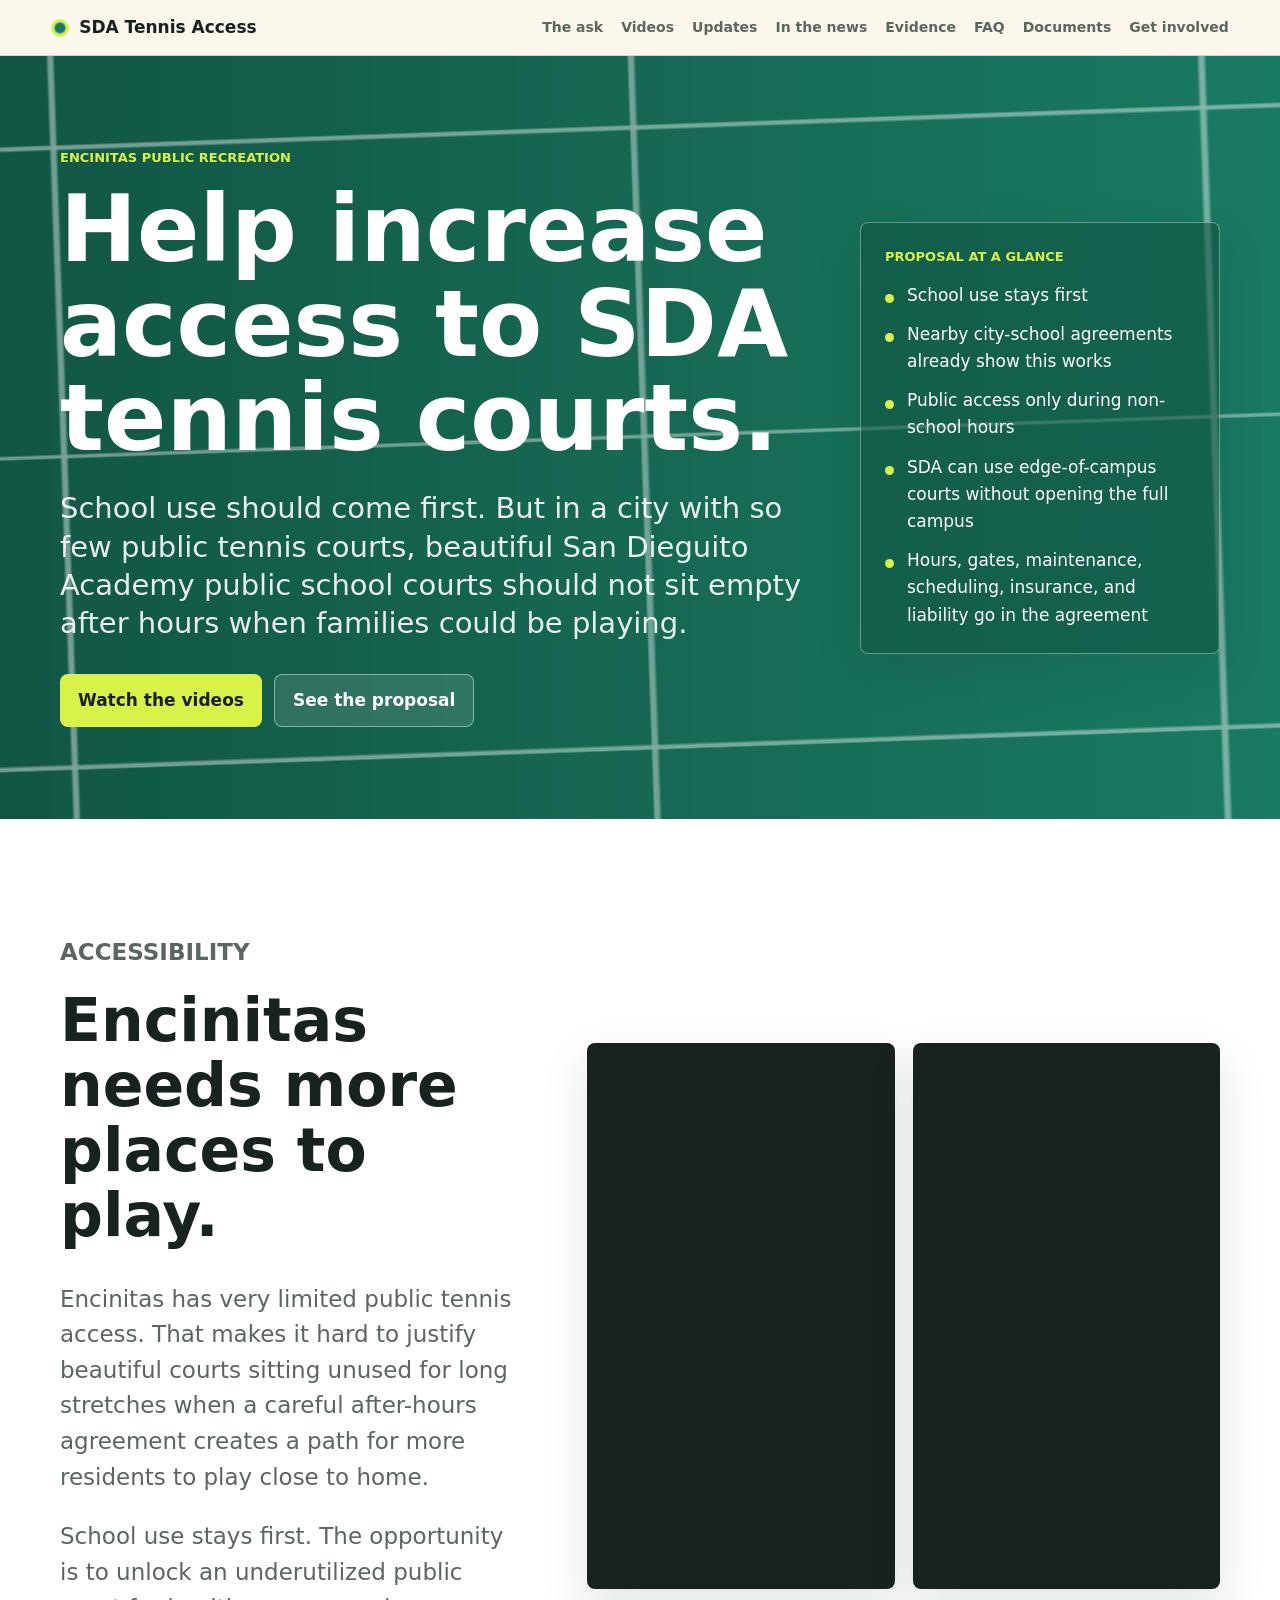
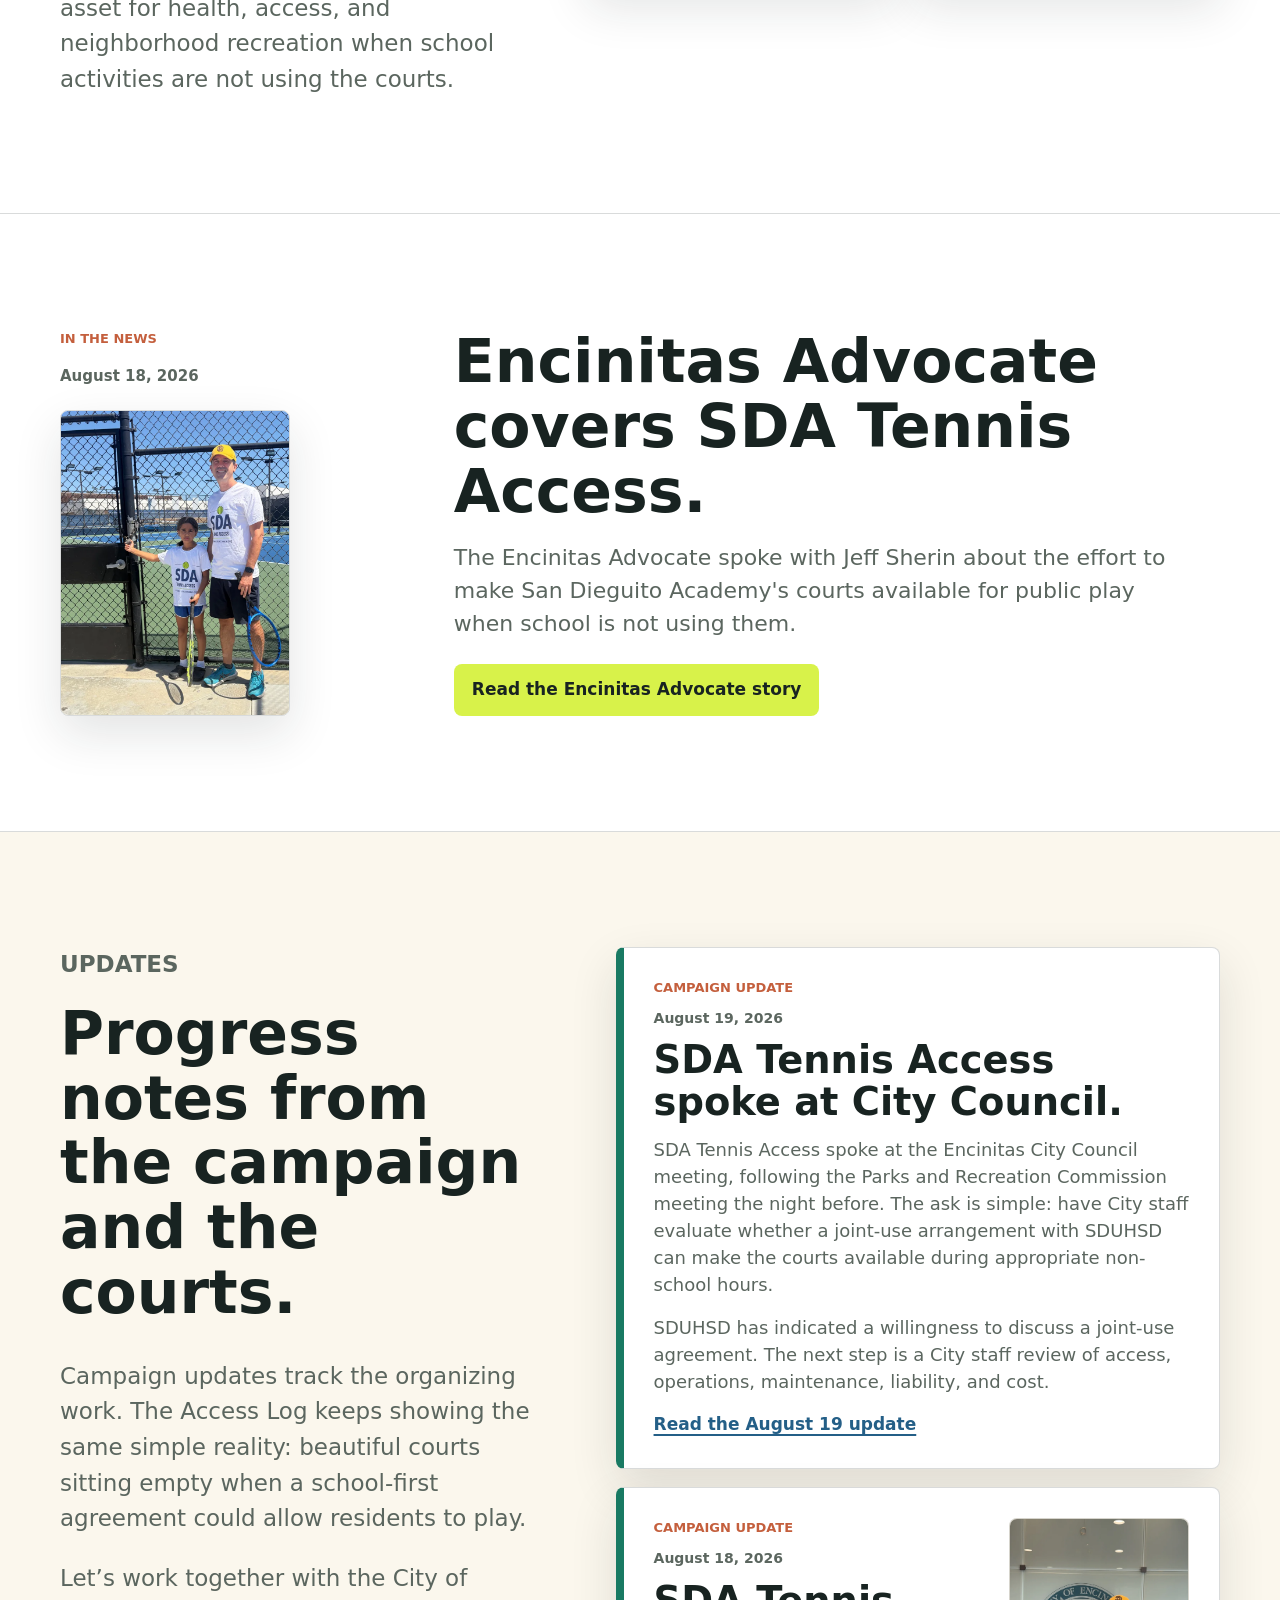
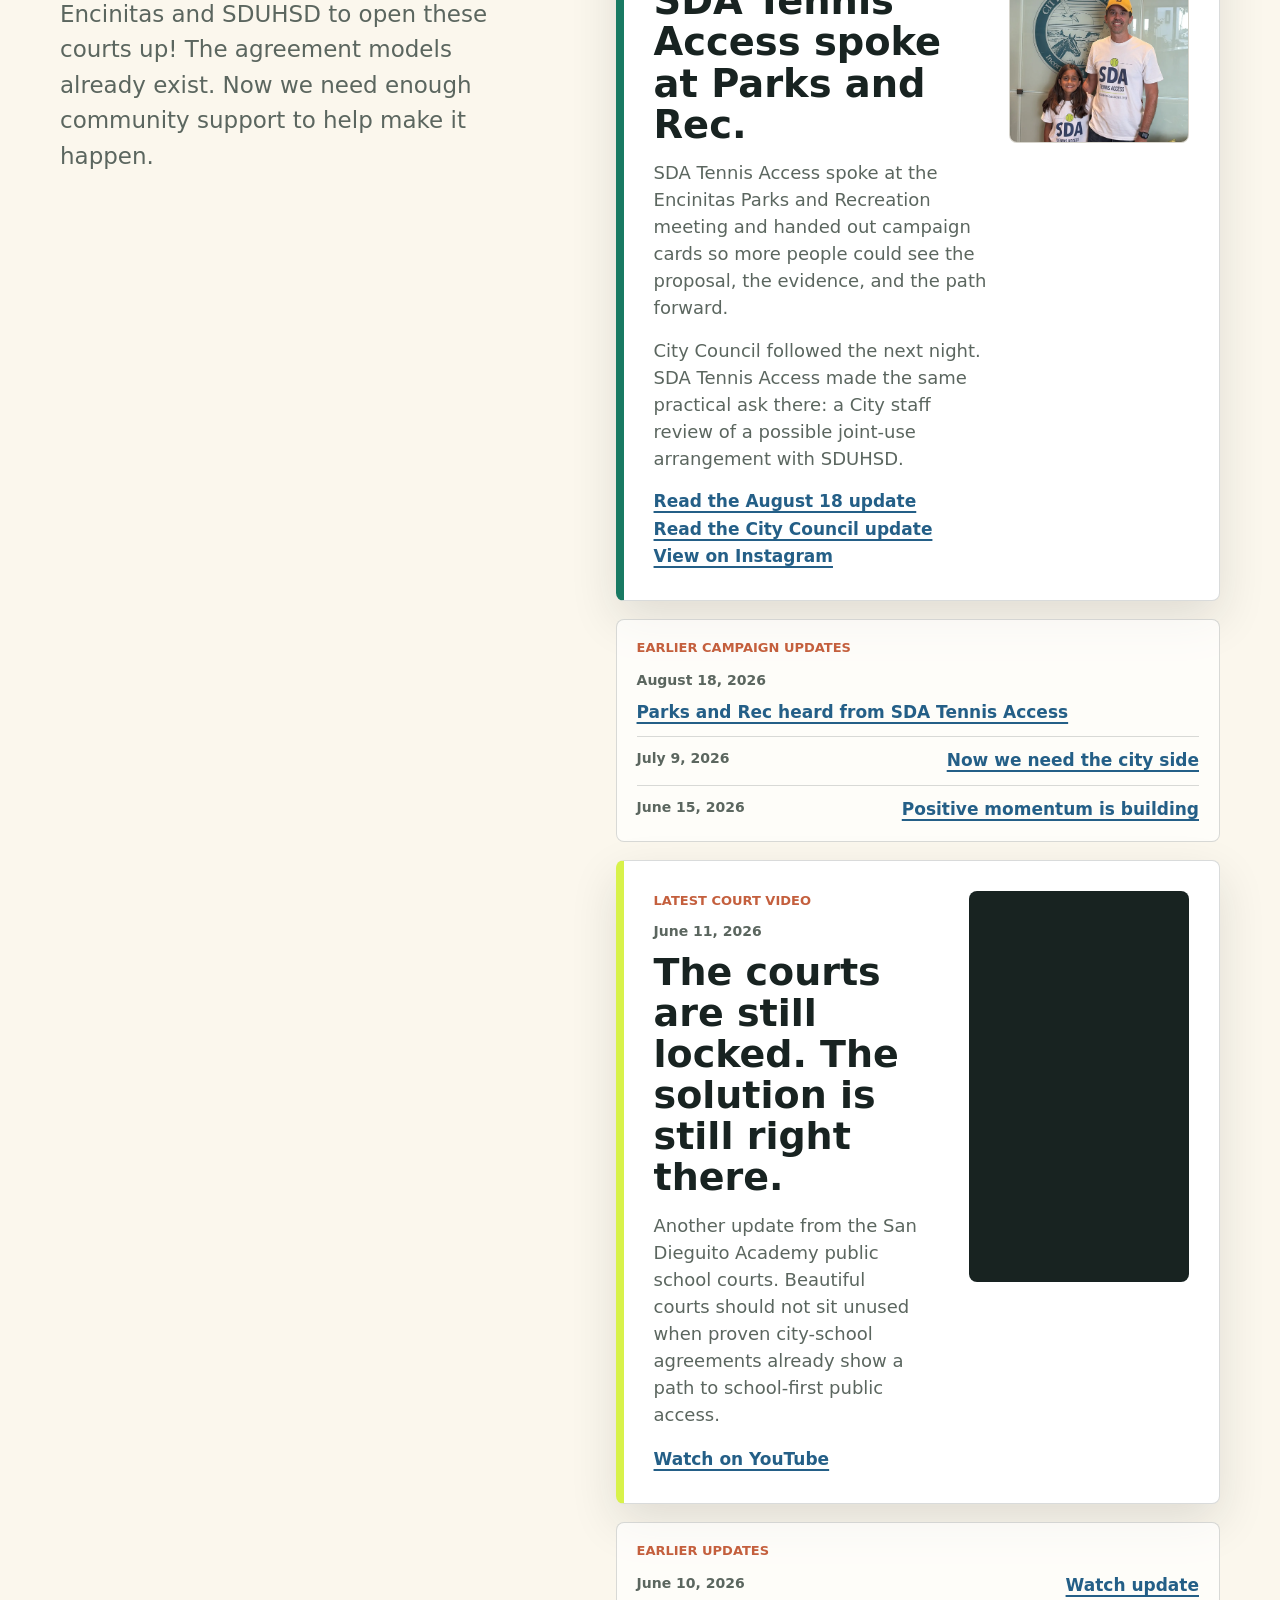
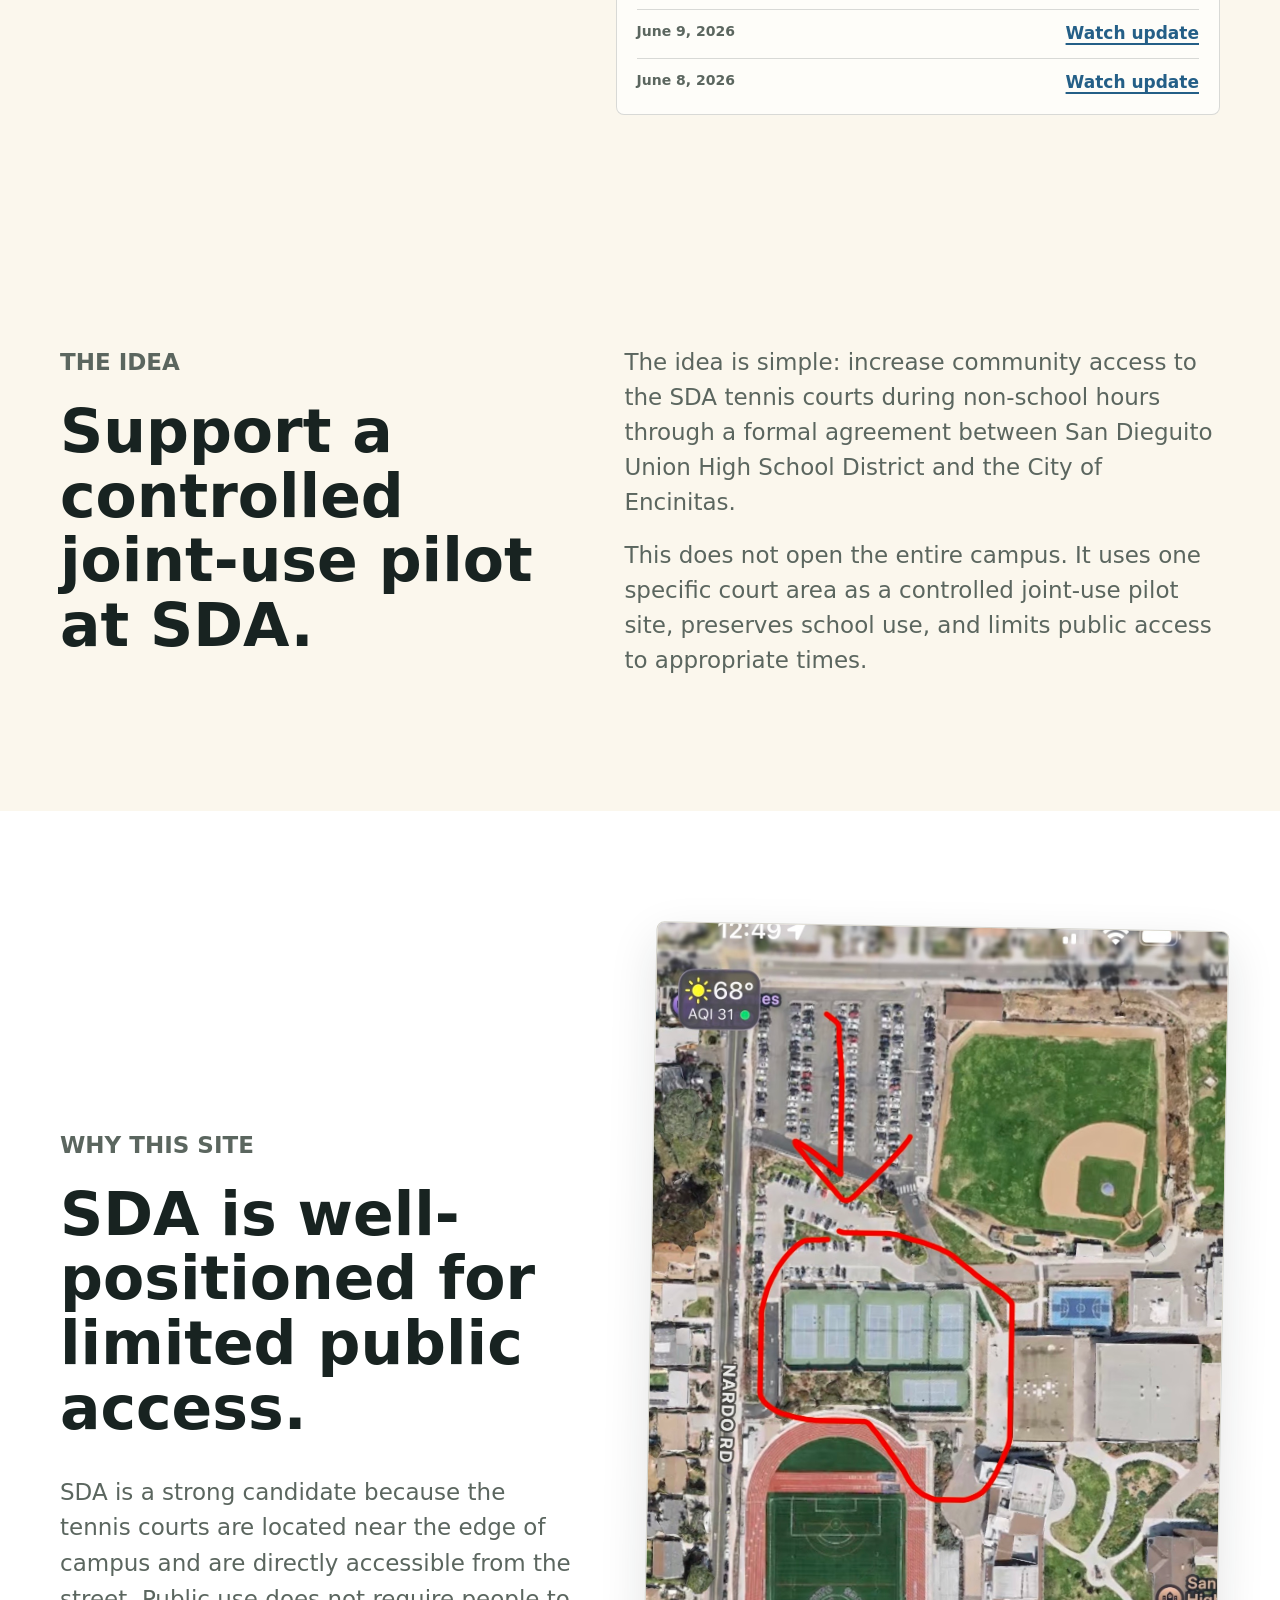
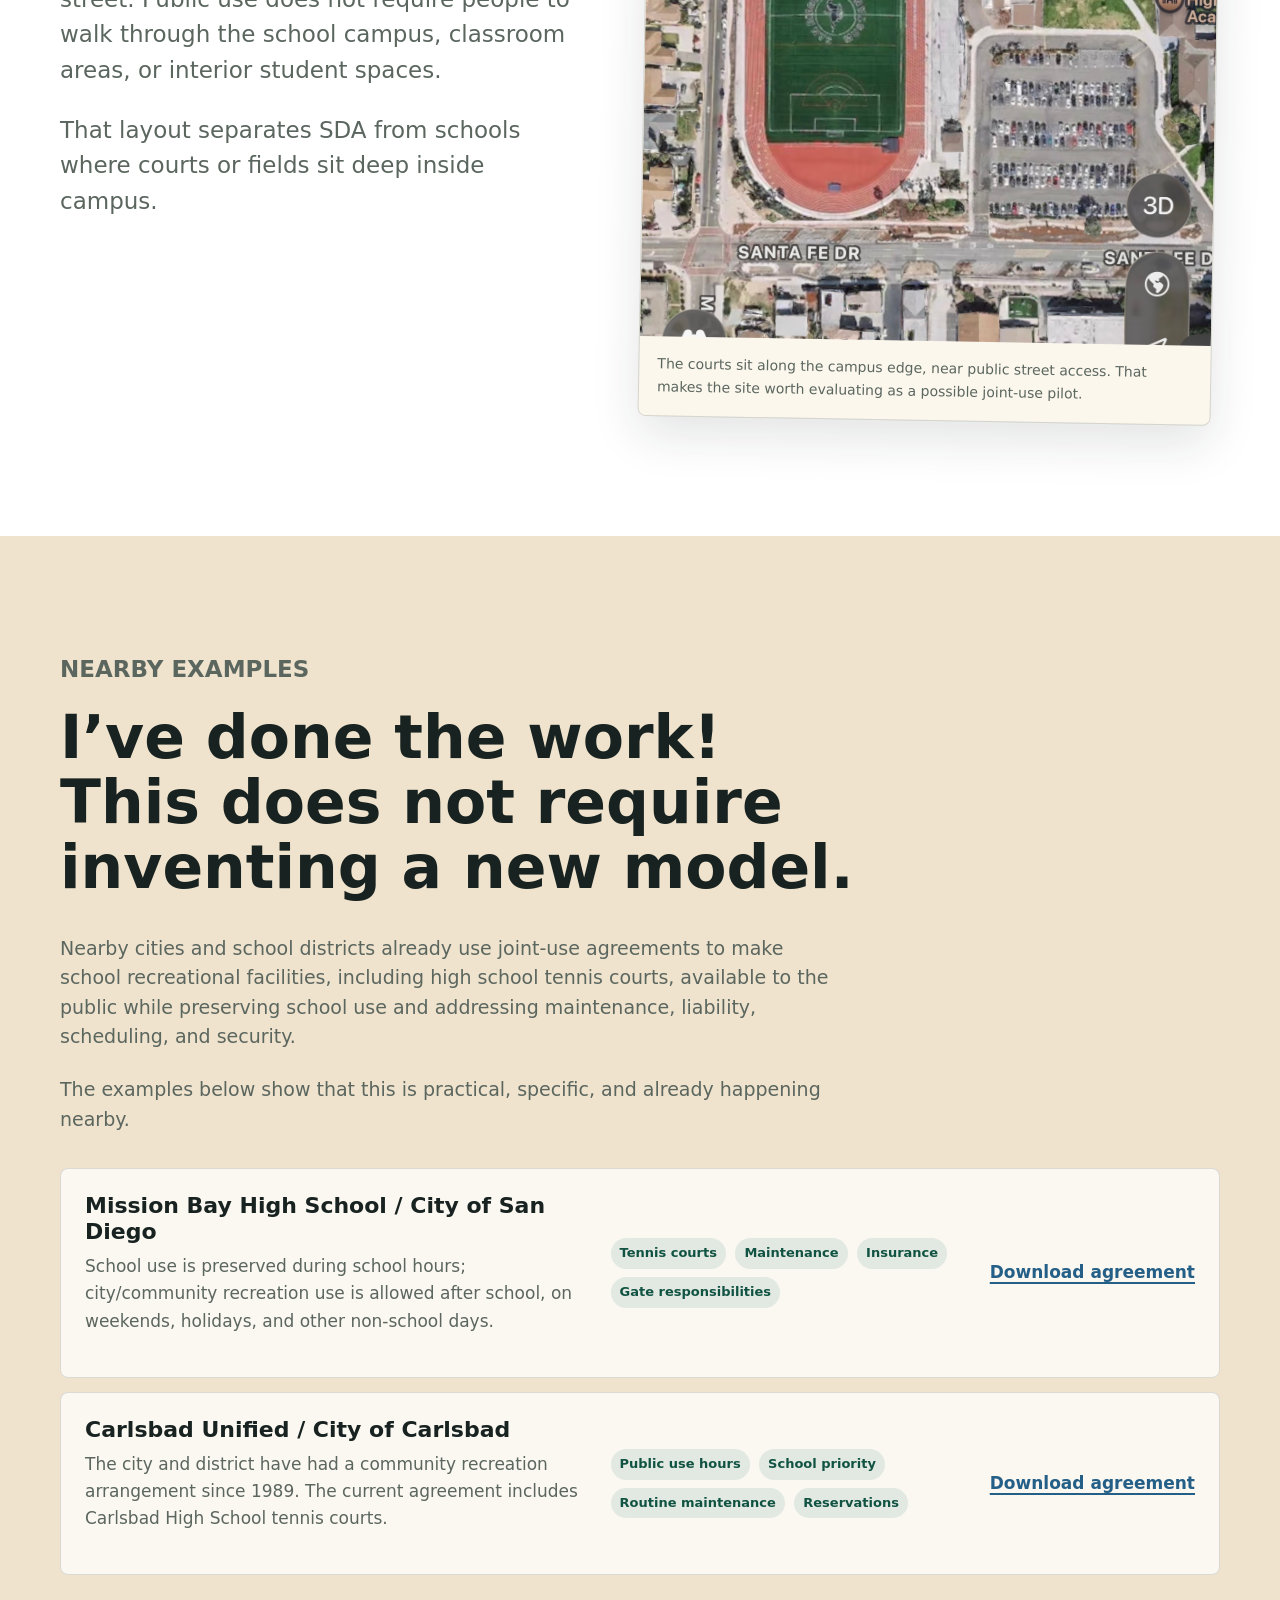
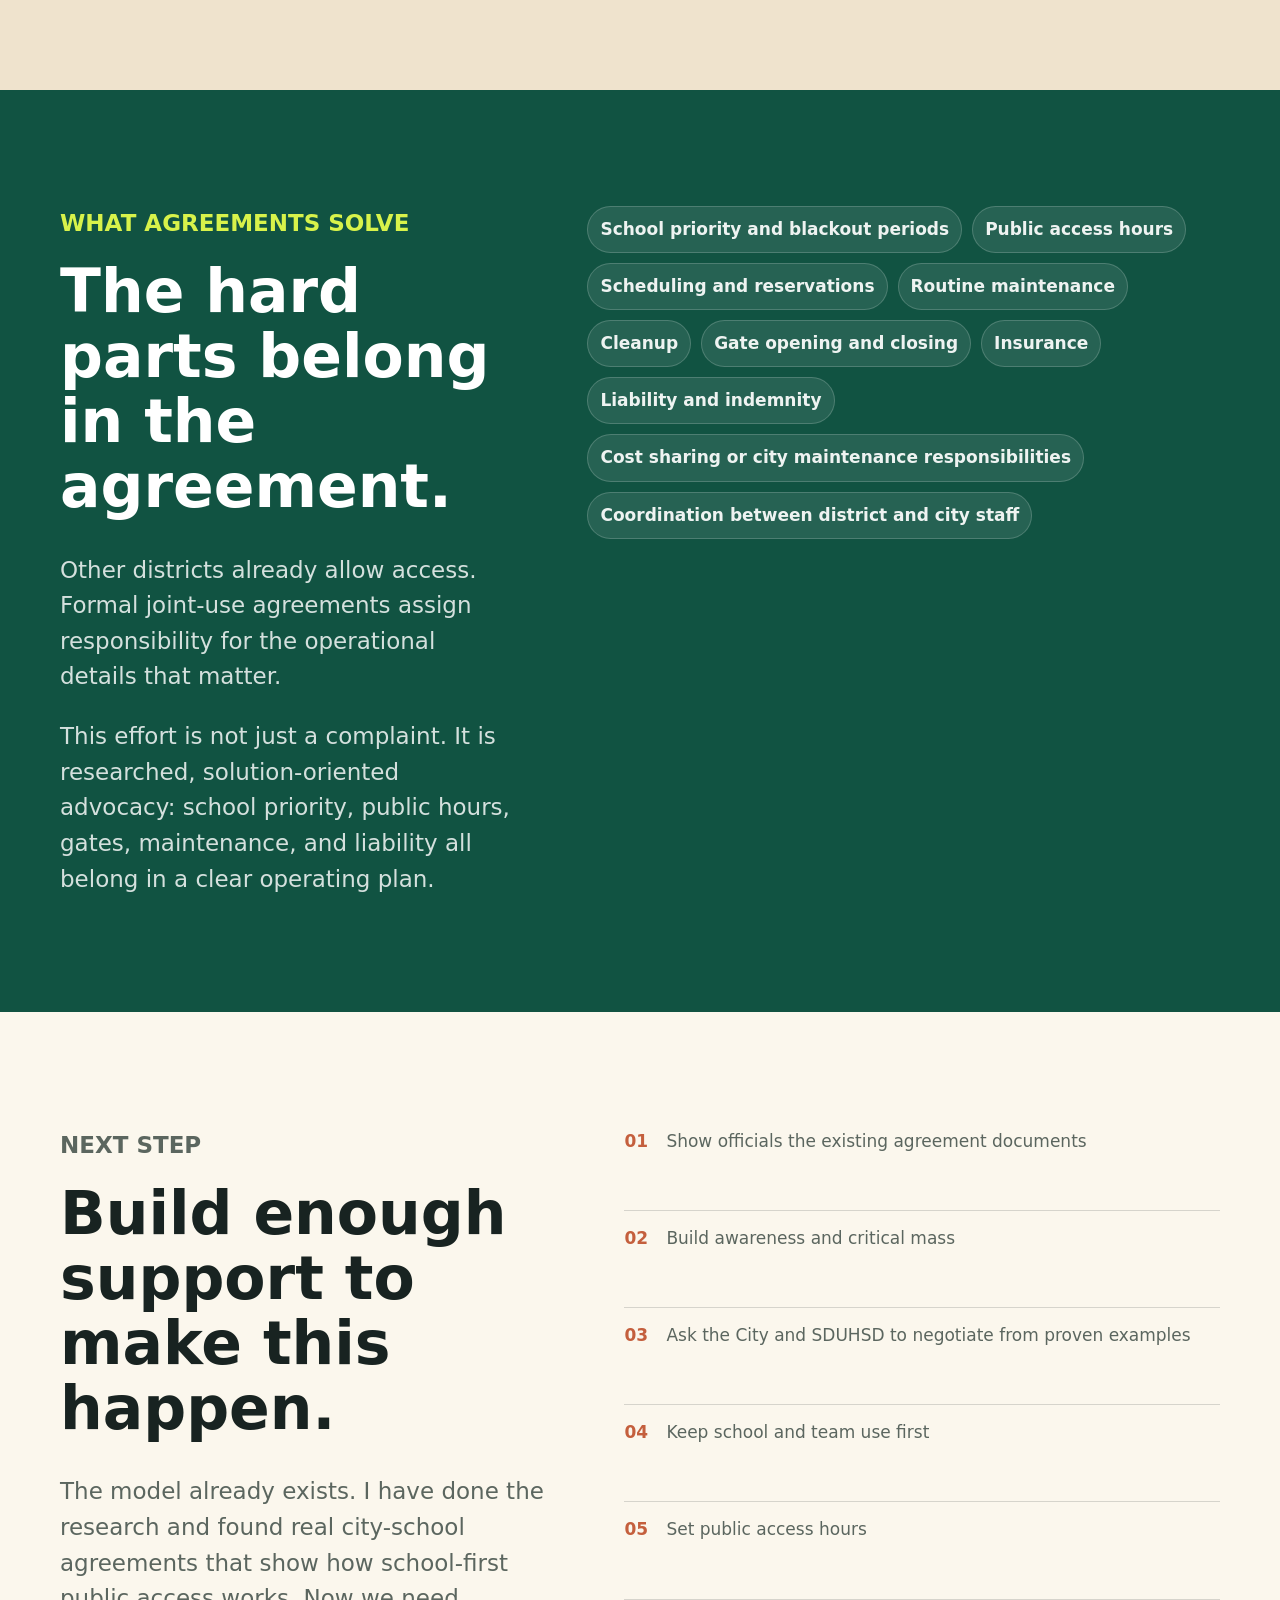
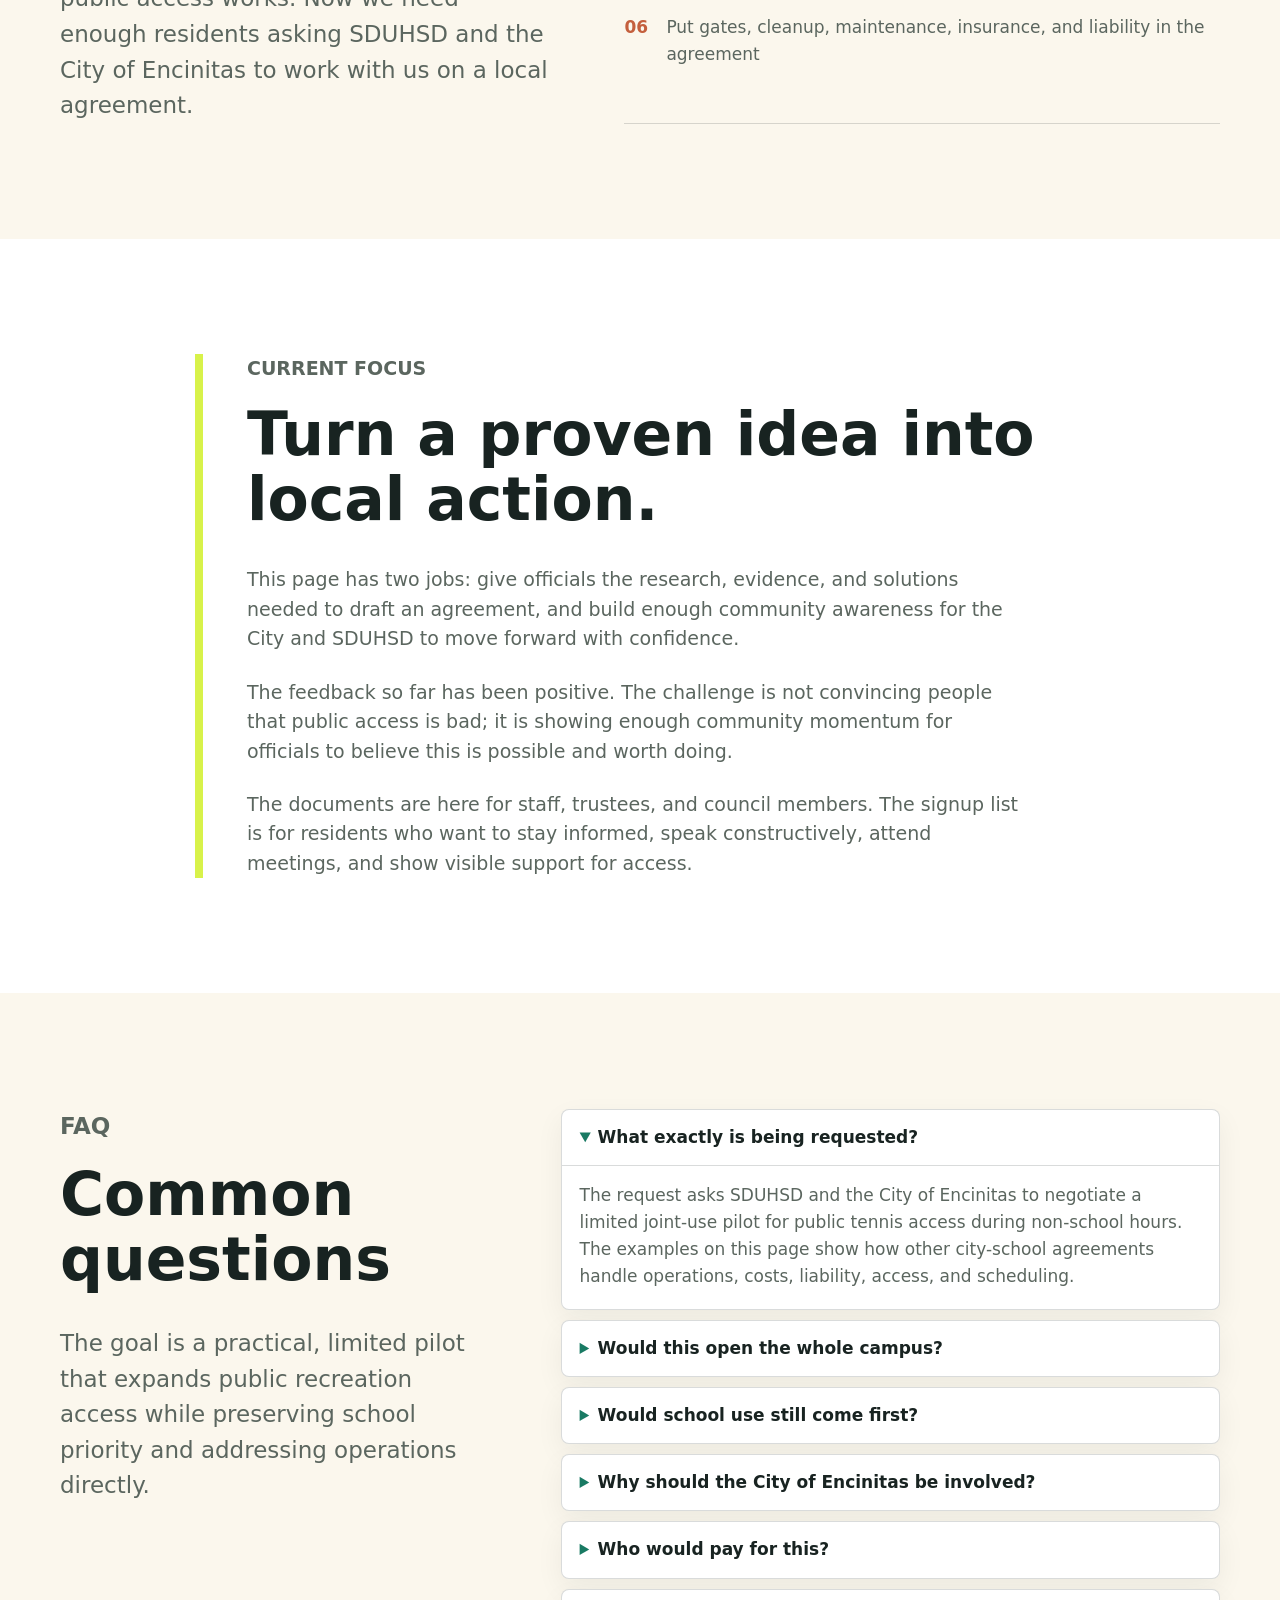
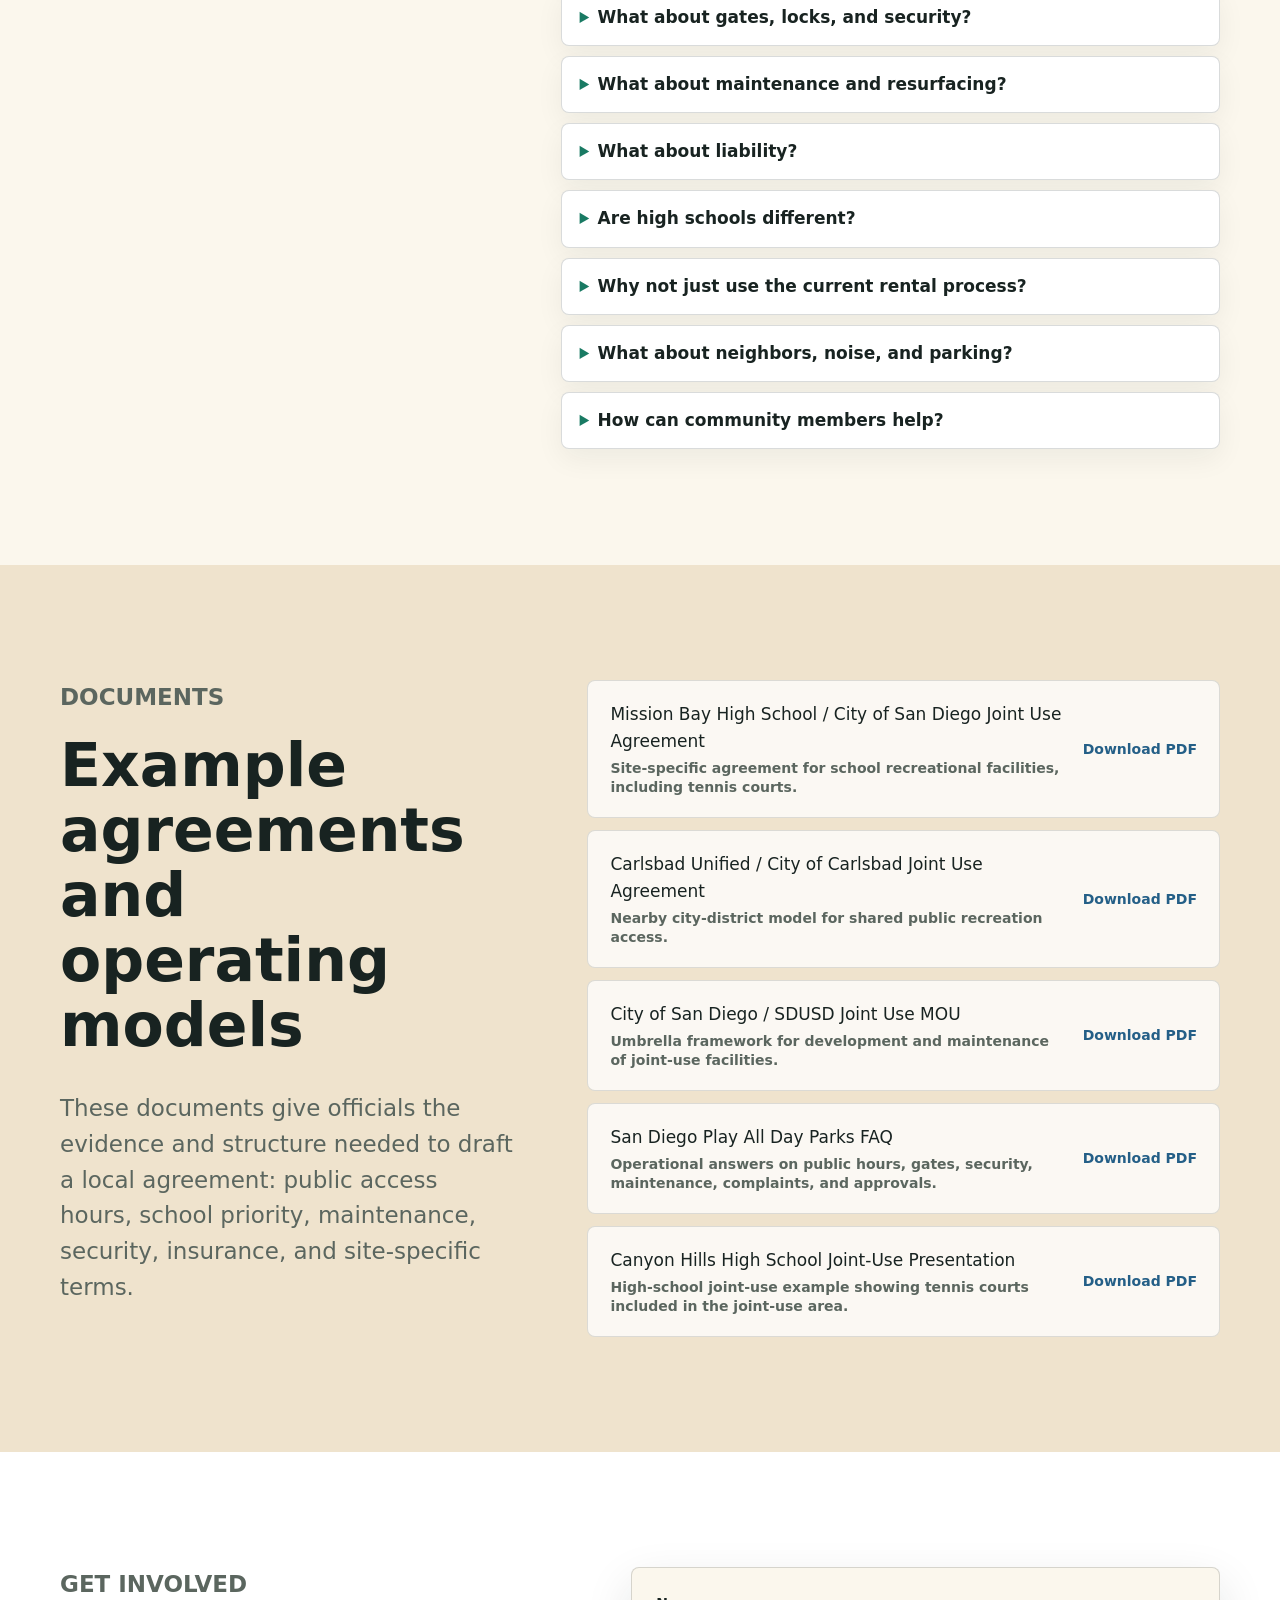
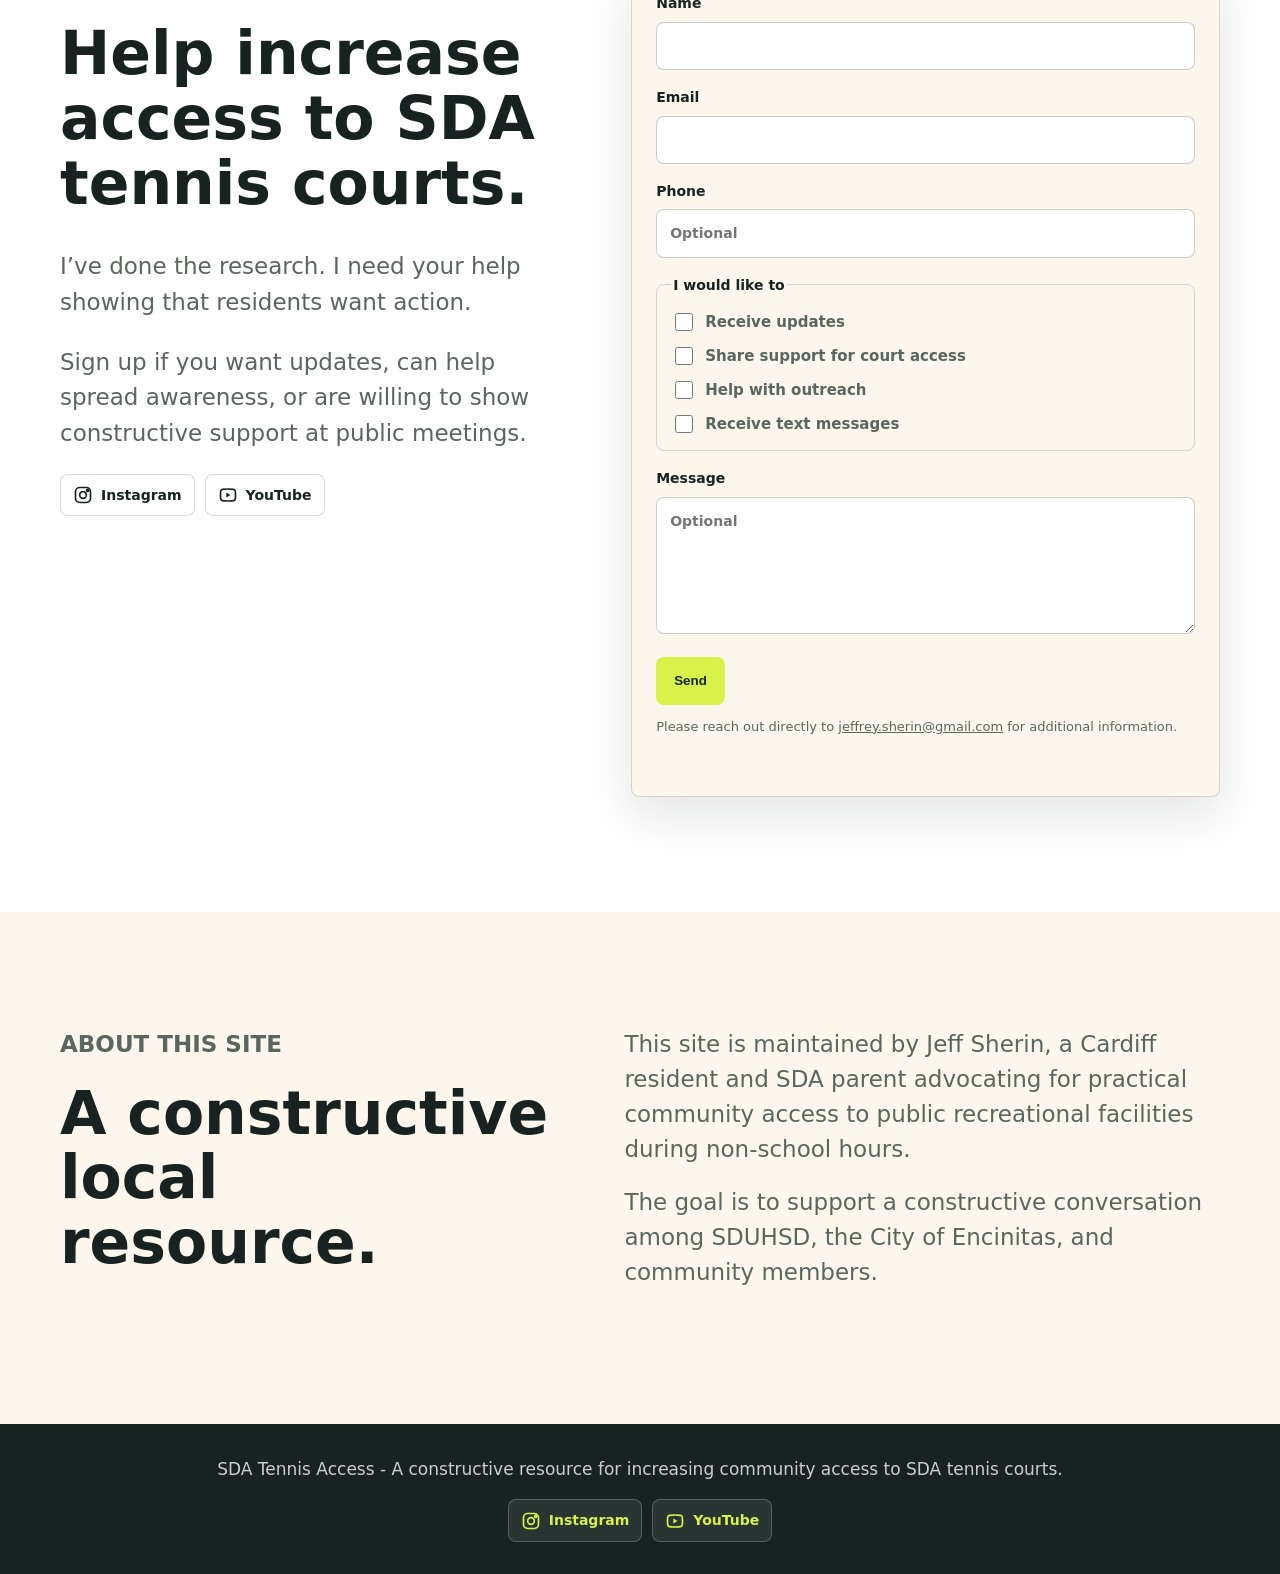
<file: index.html>
<!doctype html>
<html lang="en">
<head>
  <meta charset="utf-8">
  <meta name="viewport" content="width=device-width, initial-scale=1">
  <title>SDA Tennis Access</title>
  <meta name="description" content="Help increase community access to San Dieguito Academy tennis courts through a practical joint-use model.">
  <meta property="og:title" content="SDA Tennis Access">
  <meta property="og:description" content="Help increase community access to San Dieguito Academy tennis courts through a practical joint-use model.">
  <meta property="og:image" content="https://sdatennisaccess.org/images/og-social.png?v=20260612">
  <meta property="og:image:secure_url" content="https://sdatennisaccess.org/images/og-social.png?v=20260612">
  <meta property="og:image:type" content="image/png">
  <meta property="og:image:width" content="1200">
  <meta property="og:image:height" content="630">
  <meta property="og:url" content="https://sdatennisaccess.org/">
  <meta property="og:type" content="website">
  <meta name="twitter:card" content="summary_large_image">
  <meta name="twitter:title" content="SDA Tennis Access">
  <meta name="twitter:description" content="Help increase community access to San Dieguito Academy tennis courts through a practical joint-use model.">
  <meta name="twitter:image" content="https://sdatennisaccess.org/images/og-social.png?v=20260612">
  <!-- Google tag (gtag.js) -->
  <script async src="https://www.googletagmanager.com/gtag/js?id=G-CEEJ8RYQ07"></script>
  <script>
    window.dataLayer = window.dataLayer || [];
    function gtag(){dataLayer.push(arguments);}
    gtag('js', new Date());
    gtag('config', 'G-CEEJ8RYQ07');
  </script>
  <link rel="stylesheet" href="style.css?v=20260820-news-image">
</head>
<body>
  <header class="site-header">
    <a class="brand" href="#top" aria-label="SDA Tennis Access home">
      <span class="brand-mark" aria-hidden="true"></span>
      <span>SDA Tennis Access</span>
    </a>
    <nav class="site-nav" aria-label="Primary navigation">
      <a href="#idea">The ask</a>
      <a href="#accessibility">Videos</a>
      <a href="#access-log">Updates</a>
      <a href="#in-the-news">In the news</a>
      <a href="#models">Evidence</a>
      <a href="#faq">FAQ</a>
      <a href="#documents">Documents</a>
      <a href="#get-involved">Get involved</a>
    </nav>
  </header>

  <main id="top">
    <section class="hero">
      <div class="court-lines" aria-hidden="true"></div>
      <div class="hero-inner">
        <div class="hero-copy">
          <p class="eyebrow">Encinitas public recreation</p>
          <h1>Help increase access to SDA tennis courts.</h1>
          <p class="tagline">
            School use should come first. But in a city with so few public tennis courts, beautiful San Dieguito Academy public school courts should not sit empty after hours when families could be playing.
          </p>
          <div class="actions" aria-label="Primary actions">
            <a class="button primary" href="#accessibility">Watch the videos</a>
            <a class="button secondary" href="#idea">See the proposal</a>
          </div>
        </div>

        <aside class="proposal-panel" aria-label="Proposal at a glance">
          <p class="panel-label">Proposal at a glance</p>
          <ul>
            <li>School use stays first</li>
            <li>Nearby city-school agreements already show this works</li>
            <li>Public access only during non-school hours</li>
            <li>SDA can use edge-of-campus courts without opening the full campus</li>
            <li>Hours, gates, maintenance, scheduling, insurance, and liability go in the agreement</li>
          </ul>
        </aside>
      </div>
    </section>

    <section id="accessibility" class="section accessibility-section">
      <div class="section-inner accessibility-grid">
        <div class="section-copy">
          <p class="section-kicker">Accessibility</p>
          <h2>Encinitas needs more places to play.</h2>
          <p>
            Encinitas has very limited public tennis access. That makes it hard to justify beautiful courts sitting unused for long stretches when a careful after-hours agreement creates a path for more residents to play close to home.
          </p>
          <p>
            School use stays first. The opportunity is to unlock an underutilized public asset for health, access, and neighborhood recreation when school activities are not using the courts.
          </p>
        </div>

        <div class="shorts-grid" aria-label="SDA Tennis Access videos">
          <div class="short-video">
            <iframe
              src="https://www.youtube.com/embed/0h0Ffg-58sg"
              title="SDA Tennis Access video: community tennis access"
              loading="lazy"
              allow="accelerometer; autoplay; clipboard-write; encrypted-media; gyroscope; picture-in-picture; web-share"
              allowfullscreen>
            </iframe>
          </div>
          <div class="short-video">
            <iframe
              src="https://www.youtube.com/embed/ZAx4RShelVg"
              title="SDA Tennis Access video: after-hours court access"
              loading="lazy"
              allow="accelerometer; autoplay; clipboard-write; encrypted-media; gyroscope; picture-in-picture; web-share"
              allowfullscreen>
            </iframe>
          </div>
        </div>
      </div>
    </section>

    <section id="in-the-news" class="section news-section">
      <div class="section-inner news-layout">
        <div class="news-meta">
          <p class="section-kicker">In the news</p>
          <p class="news-date"><time datetime="2026-08-18">August 18, 2026</time></p>
          <a class="news-thumbnail" href="https://www.sandiegouniontribune.com/2026/08/18/local-aims-to-open-up-san-dieguitos-tennis-courts-for-public-use/" target="_blank" rel="noopener noreferrer" aria-label="Read the Encinitas Advocate story">
            <img src="images/encinitas-advocate-2026-08-18.png" alt="Jeff Sherin and his daughter standing outside the locked San Dieguito Academy tennis courts">
          </a>
        </div>
        <div class="news-copy">
          <h2>Encinitas Advocate covers SDA Tennis Access.</h2>
          <p>
            The Encinitas Advocate spoke with Jeff Sherin about the effort to make San Dieguito Academy's courts available for public play when school is not using them.
          </p>
          <a class="button primary" href="https://www.sandiegouniontribune.com/2026/08/18/local-aims-to-open-up-san-dieguitos-tennis-courts-for-public-use/" target="_blank" rel="noopener noreferrer">Read the Encinitas Advocate story</a>
        </div>
      </div>
    </section>

    <section id="access-log" class="section access-log-section">
      <div class="section-inner access-log-grid">
        <div class="section-copy">
          <p class="section-kicker">Updates</p>
          <h2>Progress notes from the campaign and the courts.</h2>
          <p>
            Campaign updates track the organizing work. The Access Log keeps showing the same simple reality: beautiful courts sitting empty when a school-first agreement could allow residents to play.
          </p>
          <p>
            Let’s work together with the City of Encinitas and SDUHSD to open these courts up! The agreement models already exist. Now we need enough community support to help make it happen.
          </p>
        </div>

        <div class="update-stack">
          <article class="campaign-update-card council-update-card" aria-labelledby="city-council-update-title">
            <div class="campaign-update-copy">
              <p class="update-label">Campaign update</p>
              <time datetime="2026-08-19">August 19, 2026</time>
              <h3 id="city-council-update-title">SDA Tennis Access spoke at City Council.</h3>
              <p>
                SDA Tennis Access spoke at the Encinitas City Council meeting, following the Parks and Recreation Commission meeting the night before. The ask is simple: have City staff evaluate whether a joint-use arrangement with SDUHSD can make the courts available during appropriate non-school hours.
              </p>
              <p>
                SDUHSD has indicated a willingness to discuss a joint-use agreement. The next step is a City staff review of access, operations, maintenance, liability, and cost.
              </p>
              <a class="text-link" href="updates/2026-08-19.html">Read the August 19 update</a>
            </div>
          </article>

          <article class="campaign-update-card" aria-labelledby="campaign-update-title">
            <div class="campaign-update-copy">
              <p class="update-label">Campaign update</p>
              <time datetime="2026-08-18">August 18, 2026</time>
              <h3 id="campaign-update-title">SDA Tennis Access spoke at Parks and Rec.</h3>
              <p>
                SDA Tennis Access spoke at the Encinitas Parks and Recreation meeting and handed out campaign cards so more people could see the proposal, the evidence, and the path forward.
              </p>
              <p>
                City Council followed the next night. SDA Tennis Access made the same practical ask there: a City staff review of a possible joint-use arrangement with SDUHSD.
              </p>
              <a class="text-link" href="updates/2026-08-18.html">Read the August 18 update</a>
              <a class="text-link" href="updates/2026-08-19.html">Read the City Council update</a>
              <a class="text-link" href="https://www.instagram.com/p/DcM-NNpzwn5/?igsi=NTc4MTIwNjQ2YQ==" target="_blank" rel="noopener noreferrer">View on Instagram</a>
            </div>
            <a class="campaign-update-photo" href="updates/2026-08-18.html" aria-label="Read the August 18 update">
              <img src="images/parks-rec-2026-08-18.webp" alt="Jeff Sherin and his daughter wearing SDA Tennis Access shirts at Encinitas City Hall">
            </a>
          </article>

          <div class="update-history" aria-label="Earlier campaign updates">
            <p class="update-label">Earlier campaign updates</p>
            <ul>
              <li>
                <time datetime="2026-08-18">August 18, 2026</time>
                <a href="updates/2026-08-18.html">Parks and Rec heard from SDA Tennis Access</a>
              </li>
              <li>
                <time datetime="2026-07-09">July 9, 2026</time>
                <a href="updates/2026-07-09.html">Now we need the city side</a>
              </li>
              <li>
                <time datetime="2026-06-15">June 15, 2026</time>
                <a href="updates/2026-06-15.html">Positive momentum is building</a>
              </li>
            </ul>
          </div>

          <article class="latest-update" aria-labelledby="latest-update-title">
            <div class="latest-update-copy">
              <p class="update-label">Latest court video</p>
              <time datetime="2026-06-11">June 11, 2026</time>
              <h3 id="latest-update-title">The courts are still locked. The solution is still right there.</h3>
              <p>
                Another update from the San Dieguito Academy public school courts. Beautiful courts should not sit unused when proven city-school agreements already show a path to school-first public access.
              </p>
              <a class="text-link" href="https://youtube.com/shorts/gZdy-tXZK88" target="_blank" rel="noopener noreferrer">Watch on YouTube</a>
            </div>
            <div class="short-video update-video">
              <iframe
                src="https://www.youtube.com/embed/gZdy-tXZK88"
                title="SDA Tennis Access update: courts still locked, solution still there"
                loading="lazy"
                allow="accelerometer; autoplay; clipboard-write; encrypted-media; gyroscope; picture-in-picture; web-share"
                allowfullscreen>
              </iframe>
            </div>
          </article>

          <div class="update-history" aria-label="Earlier access log updates">
            <p class="update-label">Earlier updates</p>
            <ul>
              <li>
                <time datetime="2026-06-10">June 10, 2026</time>
                <a href="https://youtube.com/shorts/qiu5F7WNtBQ" target="_blank" rel="noopener noreferrer">Watch update</a>
              </li>
              <li>
                <time datetime="2026-06-09">June 9, 2026</time>
                <a href="https://youtube.com/shorts/G2v8Nsl6qic" target="_blank" rel="noopener noreferrer">Watch update</a>
              </li>
              <li>
                <time datetime="2026-06-08">June 8, 2026</time>
                <a href="https://youtube.com/shorts/WLIuaOeLmr4" target="_blank" rel="noopener noreferrer">Watch update</a>
              </li>
            </ul>
          </div>
        </div>
      </div>
    </section>

    <section id="idea" class="section intro-section">
      <div class="section-inner split">
        <div class="section-copy">
          <p class="section-kicker">The idea</p>
          <h2>Support a controlled joint-use pilot at SDA.</h2>
        </div>
        <div class="large-copy">
          <p>
            The idea is simple: increase community access to the SDA tennis courts during non-school hours through a formal agreement between San Dieguito Union High School District and the City of Encinitas.
          </p>
          <p>
            This does not open the entire campus. It uses one specific court area as a controlled joint-use pilot site, preserves school use, and limits public access to appropriate times.
          </p>
        </div>
      </div>
    </section>

    <section id="why-sda" class="section site-section">
      <div class="section-inner site-grid">
        <div class="section-copy">
          <p class="section-kicker">Why this site</p>
          <h2>SDA is well-positioned for limited public access.</h2>
          <p>
            SDA is a strong candidate because the tennis courts are located near the edge of campus and are directly accessible from the street. Public use does not require people to walk through the school campus, classroom areas, or interior student spaces.
          </p>
          <p>
            That layout separates SDA from schools where courts or fields sit deep inside campus.
          </p>
        </div>
        <figure class="map-panel">
          <img class="map-placeholder" src="images/sda-courts-map.jpg" alt="Aerial map showing the SDA tennis courts near Nardo Road and the edge of campus">
          <figcaption>
            The courts sit along the campus edge, near public street access. That makes the site worth evaluating as a possible joint-use pilot.
          </figcaption>
        </figure>
      </div>
    </section>

    <section id="models" class="section models-section">
      <div class="section-inner">
        <div class="section-heading section-copy">
          <p class="section-kicker">Nearby examples</p>
          <h2>I’ve done the work! This does not require inventing a new model.</h2>
          <p>
            Nearby cities and school districts already use joint-use agreements to make school recreational facilities, including high school tennis courts, available to the public while preserving school use and addressing maintenance, liability, scheduling, and security.
          </p>
          <p>
            The examples below show that this is practical, specific, and already happening nearby.
          </p>
        </div>

        <div class="model-table" role="table" aria-label="Nearby joint-use models">
          <article class="model-row" role="row">
            <div>
              <p class="model-place">Mission Bay High School / City of San Diego</p>
              <p>
                School use is preserved during school hours; city/community recreation use is allowed after school, on weekends, holidays, and other non-school days.
              </p>
            </div>
            <div>
              <span class="model-tag">Tennis courts</span>
              <span class="model-tag">Maintenance</span>
              <span class="model-tag">Insurance</span>
              <span class="model-tag">Gate responsibilities</span>
            </div>
            <a class="text-link" href="downloads/mission-bay-high-school-jua.pdf">Download agreement</a>
          </article>

          <article class="model-row" role="row">
            <div>
              <p class="model-place">Carlsbad Unified / City of Carlsbad</p>
              <p>
                The city and district have had a community recreation arrangement since 1989. The current agreement includes Carlsbad High School tennis courts.
              </p>
            </div>
            <div>
              <span class="model-tag">Public use hours</span>
              <span class="model-tag">School priority</span>
              <span class="model-tag">Routine maintenance</span>
              <span class="model-tag">Reservations</span>
            </div>
            <a class="text-link" href="downloads/city-cusd-jua-dec-2023.pdf">Download agreement</a>
          </article>
        </div>
      </div>
    </section>

    <section id="questions" class="section details-section">
      <div class="section-inner detail-grid">
        <div class="section-copy">
          <p class="section-kicker">What agreements solve</p>
          <h2>The hard parts belong in the agreement.</h2>
          <p>
            Other districts already allow access. Formal joint-use agreements assign responsibility for the operational details that matter.
          </p>
          <p>
            This effort is not just a complaint. It is researched, solution-oriented advocacy: school priority, public hours, gates, maintenance, and liability all belong in a clear operating plan.
          </p>
        </div>
        <ul class="pill-list">
          <li>School priority and blackout periods</li>
          <li>Public access hours</li>
          <li>Scheduling and reservations</li>
          <li>Routine maintenance</li>
          <li>Cleanup</li>
          <li>Gate opening and closing</li>
          <li>Insurance</li>
          <li>Liability and indemnity</li>
          <li>Cost sharing or city maintenance responsibilities</li>
          <li>Coordination between district and city staff</li>
        </ul>
      </div>
    </section>

    <section class="section study-section">
      <div class="section-inner split">
        <div class="section-copy">
          <p class="section-kicker">Next step</p>
          <h2>Build enough support to make this happen.</h2>
          <p>
            The model already exists. I have done the research and found real city-school agreements that show how school-first public access works. Now we need enough residents asking SDUHSD and the City of Encinitas to work with us on a local agreement.
          </p>
        </div>
        <ul class="question-list">
          <li>Show officials the existing agreement documents</li>
          <li>Build awareness and critical mass</li>
          <li>Ask the City and SDUHSD to negotiate from proven examples</li>
          <li>Keep school and team use first</li>
          <li>Set public access hours</li>
          <li>Put gates, cleanup, maintenance, insurance, and liability in the agreement</li>
        </ul>
      </div>
    </section>

    <section class="section status-section">
      <div class="section-inner status-box section-copy">
        <p class="section-kicker">Current focus</p>
        <h2>Turn a proven idea into local action.</h2>
        <p>
          This page has two jobs: give officials the research, evidence, and solutions needed to draft an agreement, and build enough community awareness for the City and SDUHSD to move forward with confidence.
        </p>
        <p>
          The feedback so far has been positive. The challenge is not convincing people that public access is bad; it is showing enough community momentum for officials to believe this is possible and worth doing.
        </p>
        <p>
          The documents are here for staff, trustees, and council members. The signup list is for residents who want to stay informed, speak constructively, attend meetings, and show visible support for access.
        </p>
      </div>
    </section>

    <section id="faq" class="section faq-section">
      <div class="section-inner faq-grid">
        <div class="section-copy">
          <p class="section-kicker">FAQ</p>
          <h2>Common questions</h2>
          <p>
            The goal is a practical, limited pilot that expands public recreation access while preserving school priority and addressing operations directly.
          </p>
        </div>

        <div class="faq-list">
          <details open>
            <summary>What exactly is being requested?</summary>
            <p>
              The request asks SDUHSD and the City of Encinitas to negotiate a limited joint-use pilot for public tennis access during non-school hours. The examples on this page show how other city-school agreements handle operations, costs, liability, access, and scheduling.
            </p>
          </details>

          <details>
            <summary>Would this open the whole campus?</summary>
            <p>
              No. The proposal is limited to the tennis court area. SDA is a strong candidate because the courts sit near the edge of campus and can be reached from the street without opening classroom areas or interior student spaces.
            </p>
          </details>

          <details>
            <summary>Would school use still come first?</summary>
            <p>
              Yes. School use, team use, tournaments, maintenance, and blackout dates come first. Public access only occurs during appropriate non-school hours under rules defined in a formal agreement.
            </p>
          </details>

          <details>
            <summary>Why should the City of Encinitas be involved?</summary>
            <p>
              Parks and Recreation departments exist to provide public recreation access. Encinitas has very limited city park tennis capacity. A joint-use pilot expands public tennis access by using existing courts instead of requiring the city to acquire land or build new courts from scratch.
            </p>
          </details>

          <details>
            <summary>Who would pay for this?</summary>
            <p>
              A pilot evaluation answers that question. Nearby city-school models show that joint-use agreements can handle operations, maintenance, gates, security, and cost-sharing. The likely path is a city-district partnership where Parks and Recreation helps fund or operate the public-access portion.
            </p>
          </details>

          <details>
            <summary>What about gates, locks, and security?</summary>
            <p>
              These are normal joint-use issues, not reasons to stop the conversation. San Diego joint-use materials describe practical gate procedures involving school custodial staff, city operations, and security contractors. A local pilot needs a clear plan for who opens, closes, and secures the courts.
            </p>
          </details>

          <details>
            <summary>What about maintenance and resurfacing?</summary>
            <p>
              The agreement should spell out maintenance responsibilities. San Diego records show real examples of tennis court maintenance and reimbursement handled through joint-use arrangements. A pilot should identify expected maintenance costs and who covers them.
            </p>
          </details>

          <details>
            <summary>What about liability?</summary>
            <p>
              Liability is one of the main reasons to use a formal joint-use agreement. Nearby models allocate responsibility between the city and district instead of leaving access informal or unclear. The goal is to define responsibility before public access begins.
            </p>
          </details>

          <details>
            <summary>Are high schools different?</summary>
            <p>
              High schools can be more complicated because of athletics, events, and campus security. But they are not automatically impossible. City of San Diego materials include Mission Bay High School as a direct high-school joint-use agreement, and Canyon Hills High School as another high-school example with tennis courts in the joint-use area. SDA deserves evaluation based on its specific layout and operating conditions.
            </p>
          </details>

          <details>
            <summary>Why not just use the current rental process?</summary>
            <p>
              The current rental process is not realistic public access for ordinary residents. Do you have a $1 million liability policy ready for a casual tennis match? Most people do not. A model built around high fees, insurance requirements, and custodial charges mainly works for organizations, camps, and formal rentals. The goal is practical public recreation access.
            </p>
          </details>

          <details>
            <summary>What about neighbors, noise, and parking?</summary>
            <p>
              A pilot can include limited hours, posted rules, no amplified sound, complaint contacts, and other site-specific restrictions. The operating plan should address these concerns instead of treating them as reasons to make access impossible.
            </p>
          </details>

          <details>
            <summary>How can community members help?</summary>
            <p>
              Sign up, share your interest in public tennis access, and be ready to contact officials or attend City Council and school board meetings. The goal is to build enough awareness and constructive community support for the city and district to move forward.
            </p>
          </details>
        </div>
      </div>
    </section>

    <section id="documents" class="section documents-section">
      <div class="section-inner document-grid">
        <div class="section-copy">
          <p class="section-kicker">Documents</p>
          <h2>Example agreements and operating models</h2>
          <p>
            These documents give officials the evidence and structure needed to draft a local agreement: public access hours, school priority, maintenance, security, insurance, and site-specific terms.
          </p>
        </div>
        <div class="document-list">
          <a href="downloads/mission-bay-high-school-jua.pdf">
            <span>
              Mission Bay High School / City of San Diego Joint Use Agreement
              <small>Site-specific agreement for school recreational facilities, including tennis courts.</small>
            </span>
            <strong>Download PDF</strong>
          </a>
          <a href="downloads/city-cusd-jua-dec-2023.pdf">
            <span>
              Carlsbad Unified / City of Carlsbad Joint Use Agreement
              <small>Nearby city-district model for shared public recreation access.</small>
            </span>
            <strong>Download PDF</strong>
          </a>
          <a href="downloads/city-sd-sdusd-joint-use-mou-2021.pdf">
            <span>
              City of San Diego / SDUSD Joint Use MOU
              <small>Umbrella framework for development and maintenance of joint-use facilities.</small>
            </span>
            <strong>Download PDF</strong>
          </a>
          <a href="downloads/san-diego-play-all-day-faq-2019.pdf">
            <span>
              San Diego Play All Day Parks FAQ
              <small>Operational answers on public hours, gates, security, maintenance, complaints, and approvals.</small>
            </span>
            <strong>Download PDF</strong>
          </a>
          <a href="downloads/canyon-hills-high-school-joint-use-presentation-2024.pdf">
            <span>
              Canyon Hills High School Joint-Use Presentation
              <small>High-school joint-use example showing tennis courts included in the joint-use area.</small>
            </span>
            <strong>Download PDF</strong>
          </a>
        </div>
      </div>
    </section>

    <section id="get-involved" class="section contact-section">
      <div class="section-inner contact-grid">
        <div class="section-copy">
          <p class="section-kicker">Get involved</p>
          <h2>Help increase access to SDA tennis courts.</h2>
          <p>
            I’ve done the research. I need your help showing that residents want action.
          </p>
          <p>
            Sign up if you want updates, can help spread awareness, or are willing to show constructive support at public meetings.
          </p>
          <div class="social-links" aria-label="SDA Tennis Access social links">
            <a href="https://www.instagram.com/sdatennisaccess" target="_blank" rel="noopener noreferrer" aria-label="Follow SDA Tennis Access on Instagram">
              <svg class="social-icon" aria-hidden="true" width="20" height="20" viewBox="0 0 24 24" fill="none" stroke="currentColor" focusable="false">
                <rect x="3" y="3" width="18" height="18" rx="5"></rect>
                <circle cx="12" cy="12" r="4"></circle>
                <circle cx="17.5" cy="6.5" r="1.2"></circle>
              </svg>
              <span>Instagram</span>
            </a>
            <a href="https://www.youtube.com/@sdatennisaccess" target="_blank" rel="noopener noreferrer" aria-label="Follow SDA Tennis Access on YouTube">
              <svg class="social-icon" aria-hidden="true" width="20" height="20" viewBox="0 0 24 24" fill="none" stroke="currentColor" focusable="false">
                <path d="M21 12s0-3.4-.4-5c-.2-.9-.9-1.6-1.8-1.8C17.2 4.8 12 4.8 12 4.8s-5.2 0-6.8.4c-.9.2-1.6.9-1.8 1.8C3 8.6 3 12 3 12s0 3.4.4 5c.2.9.9 1.6 1.8 1.8 1.6.4 6.8.4 6.8.4s5.2 0 6.8-.4c.9-.2 1.6-.9 1.8-1.8.4-1.6.4-5 .4-5Z"></path>
                <path d="m10 15 5-3-5-3v6Z" fill="currentColor" stroke="none"></path>
              </svg>
              <span>YouTube</span>
            </a>
          </div>
        </div>

        <form class="contact-form" id="signup-form" name="sda-tennis-access" method="POST" action="/thank-you.html" data-netlify="true" netlify netlify-honeypot="bot-field">
          <input type="hidden" name="form-name" value="sda-tennis-access">
          <p class="hidden-field">
            <label>Do not fill this out if you are human: <input name="bot-field"></label>
          </p>

          <label>
            Name
            <input type="text" name="name" autocomplete="name" required>
          </label>

          <label>
            Email
            <input type="email" name="email" autocomplete="email" required>
          </label>

          <label>
            Phone
            <input type="tel" name="phone" autocomplete="tel" placeholder="Optional">
          </label>

          <fieldset>
            <legend>I would like to</legend>
            <label>
              <input type="checkbox" name="interests" value="Receive updates">
              Receive updates
            </label>
            <label>
              <input type="checkbox" name="interests" value="Share support">
              Share support for court access
            </label>
            <label>
              <input type="checkbox" name="interests" value="Help with outreach">
              Help with outreach
            </label>
            <label>
              <input type="checkbox" name="interests" value="Receive text messages">
              Receive text messages
            </label>
          </fieldset>

          <label>
            Message
            <textarea name="message" rows="5" placeholder="Optional"></textarea>
          </label>

          <button class="button primary" type="submit">Send</button>
          <p class="form-note">
            Please reach out directly to <a href="mailto:jeffrey.sherin@gmail.com">jeffrey.sherin@gmail.com</a> for additional information.
          </p>
          <p class="form-status" id="form-status" role="status" aria-live="polite"></p>
        </form>
      </div>
    </section>

    <section id="about" class="section about-section">
      <div class="section-inner split">
        <div class="section-copy">
          <p class="section-kicker">About this site</p>
          <h2>A constructive local resource.</h2>
        </div>
        <div class="large-copy">
          <p>
            This site is maintained by Jeff Sherin, a Cardiff resident and SDA parent advocating for practical community access to public recreational facilities during non-school hours.
          </p>
          <p>
            The goal is to support a constructive conversation among SDUHSD, the City of Encinitas, and community members.
          </p>
        </div>
      </div>
    </section>
  </main>

  <footer class="site-footer">
    <p>SDA Tennis Access - A constructive resource for increasing community access to SDA tennis courts.</p>
    <div class="social-links footer-social" aria-label="SDA Tennis Access social links">
      <a href="https://www.instagram.com/sdatennisaccess" target="_blank" rel="noopener noreferrer" aria-label="Follow SDA Tennis Access on Instagram">
        <svg class="social-icon" aria-hidden="true" width="20" height="20" viewBox="0 0 24 24" fill="none" stroke="currentColor" focusable="false">
          <rect x="3" y="3" width="18" height="18" rx="5"></rect>
          <circle cx="12" cy="12" r="4"></circle>
          <circle cx="17.5" cy="6.5" r="1.2"></circle>
        </svg>
        <span>Instagram</span>
      </a>
      <a href="https://www.youtube.com/@sdatennisaccess" target="_blank" rel="noopener noreferrer" aria-label="Follow SDA Tennis Access on YouTube">
        <svg class="social-icon" aria-hidden="true" width="20" height="20" viewBox="0 0 24 24" fill="none" stroke="currentColor" focusable="false">
          <path d="M21 12s0-3.4-.4-5c-.2-.9-.9-1.6-1.8-1.8C17.2 4.8 12 4.8 12 4.8s-5.2 0-6.8.4c-.9.2-1.6.9-1.8 1.8C3 8.6 3 12 3 12s0 3.4.4 5c.2.9.9 1.6 1.8 1.8 1.6.4 6.8.4 6.8.4s5.2 0 6.8-.4c.9-.2 1.6-.9 1.8-1.8.4-1.6.4-5 .4-5Z"></path>
          <path d="m10 15 5-3-5-3v6Z" fill="currentColor" stroke="none"></path>
        </svg>
        <span>YouTube</span>
      </a>
    </div>
  </footer>
  <script>
    const signupForm = document.querySelector("#signup-form");
    const formStatus = document.querySelector("#form-status");

    if (signupForm) {
      const openEmailFallback = (formData) => {
        const name = formData.get("name") || "";
        const email = formData.get("email") || "";
        const phone = formData.get("phone") || "";
        const interests = formData.getAll("interests").join(", ");
        const message = formData.get("message") || "";
        const subject = "SDA Tennis Access signup";
        const emailBody = [
          "Name: " + name,
          "Email: " + email,
          "Phone: " + phone,
          "Interests: " + interests,
          "",
          "Message:",
          message
        ].join("\n");

        window.location.href = "mailto:jeffrey.sherin@gmail.com?subject=" + encodeURIComponent(subject) + "&body=" + encodeURIComponent(emailBody);
      };

      signupForm.addEventListener("submit", async (event) => {
        event.preventDefault();

        const submitButton = signupForm.querySelector("button[type='submit']");
        const formData = new FormData(signupForm);
        const body = new URLSearchParams(formData);

        submitButton.disabled = true;
        formStatus.textContent = "Sending...";

        try {
          const response = await fetch("/.netlify/functions/signup", {
            method: "POST",
            headers: { "Content-Type": "application/x-www-form-urlencoded" },
            body
          });

          if (response.ok) {
            window.location.href = "/thank-you.html";
            return;
          }

          throw new Error("Signup service unavailable");
        } catch (error) {
          formStatus.textContent = "Opening your email app so the message can be sent directly.";
          openEmailFallback(formData);
          submitButton.disabled = false;
        }
      });
    }
  </script>
</body>
</html>
</file>
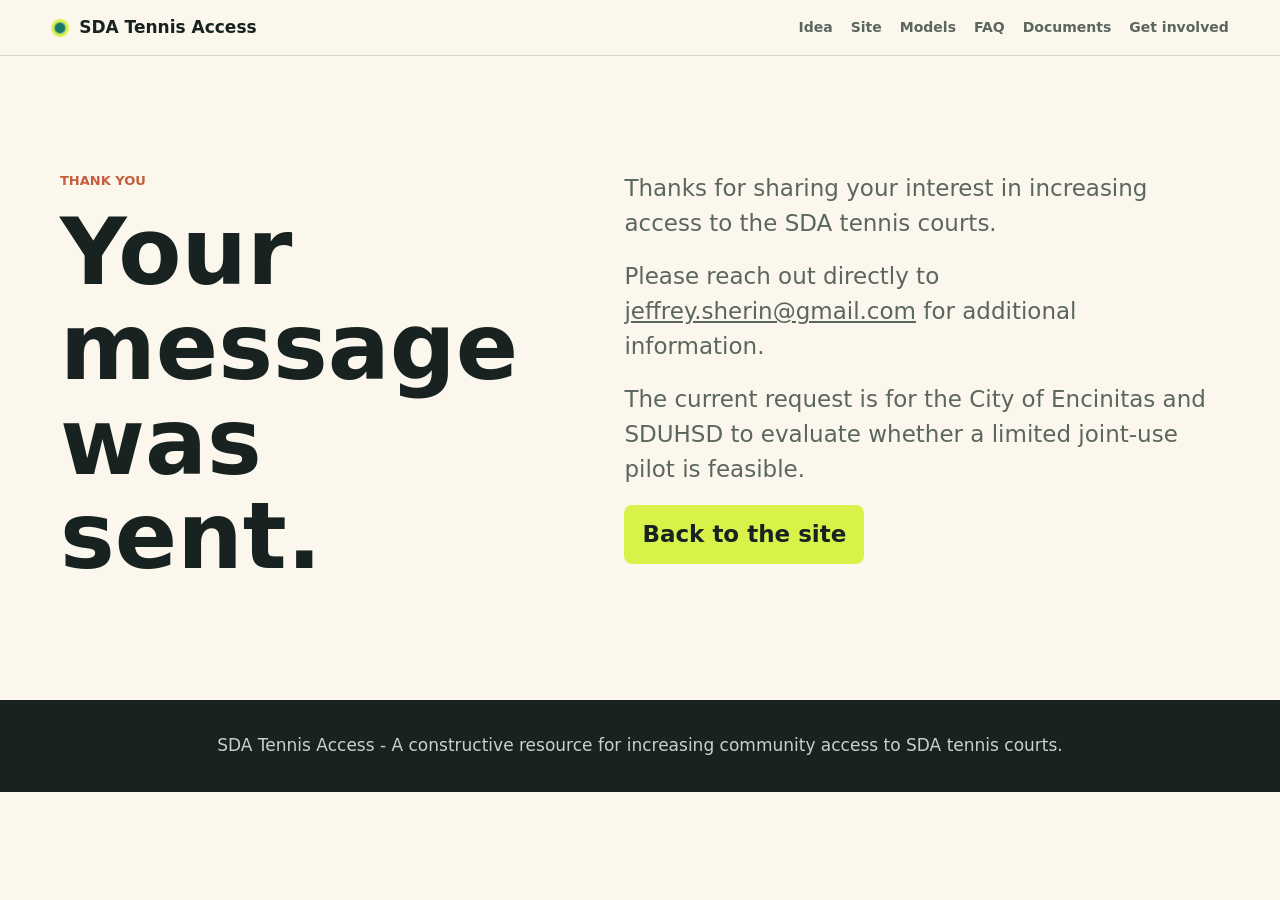
<file: thank-you.html>
<!doctype html>
<html lang="en">
<head>
  <meta charset="utf-8">
  <meta name="viewport" content="width=device-width, initial-scale=1">
  <title>Thank you | SDA Tennis Access</title>
  <meta name="description" content="Thank you for supporting the effort to increase community access to SDA tennis courts.">
  <link rel="stylesheet" href="style.css">
</head>
<body>
  <header class="site-header">
    <a class="brand" href="/" aria-label="SDA Tennis Access home">
      <span class="brand-mark" aria-hidden="true"></span>
      <span>SDA Tennis Access</span>
    </a>
    <nav class="site-nav" aria-label="Primary navigation">
      <a href="/#idea">Idea</a>
      <a href="/#why-sda">Site</a>
      <a href="/#models">Models</a>
      <a href="/#faq">FAQ</a>
      <a href="/#documents">Documents</a>
      <a href="/#get-involved">Get involved</a>
    </nav>
  </header>

  <main id="top">
    <section class="section thank-you-section">
      <div class="section-inner split">
        <div>
          <p class="section-kicker">Thank you</p>
          <h1>Your message was sent.</h1>
        </div>
        <div class="large-copy">
          <p>
            Thanks for sharing your interest in increasing access to the SDA tennis courts.
          </p>
          <p>
            Please reach out directly to <a href="mailto:jeffrey.sherin@gmail.com">jeffrey.sherin@gmail.com</a> for additional information.
          </p>
          <p>
            The current request is for the City of Encinitas and SDUHSD to evaluate whether a limited joint-use pilot is feasible.
          </p>
          <p>
            <a class="button primary" href="/">Back to the site</a>
          </p>
        </div>
      </div>
    </section>
  </main>

  <footer class="site-footer">
    <p>SDA Tennis Access - A constructive resource for increasing community access to SDA tennis courts.</p>
  </footer>
</body>
</html>
</file>
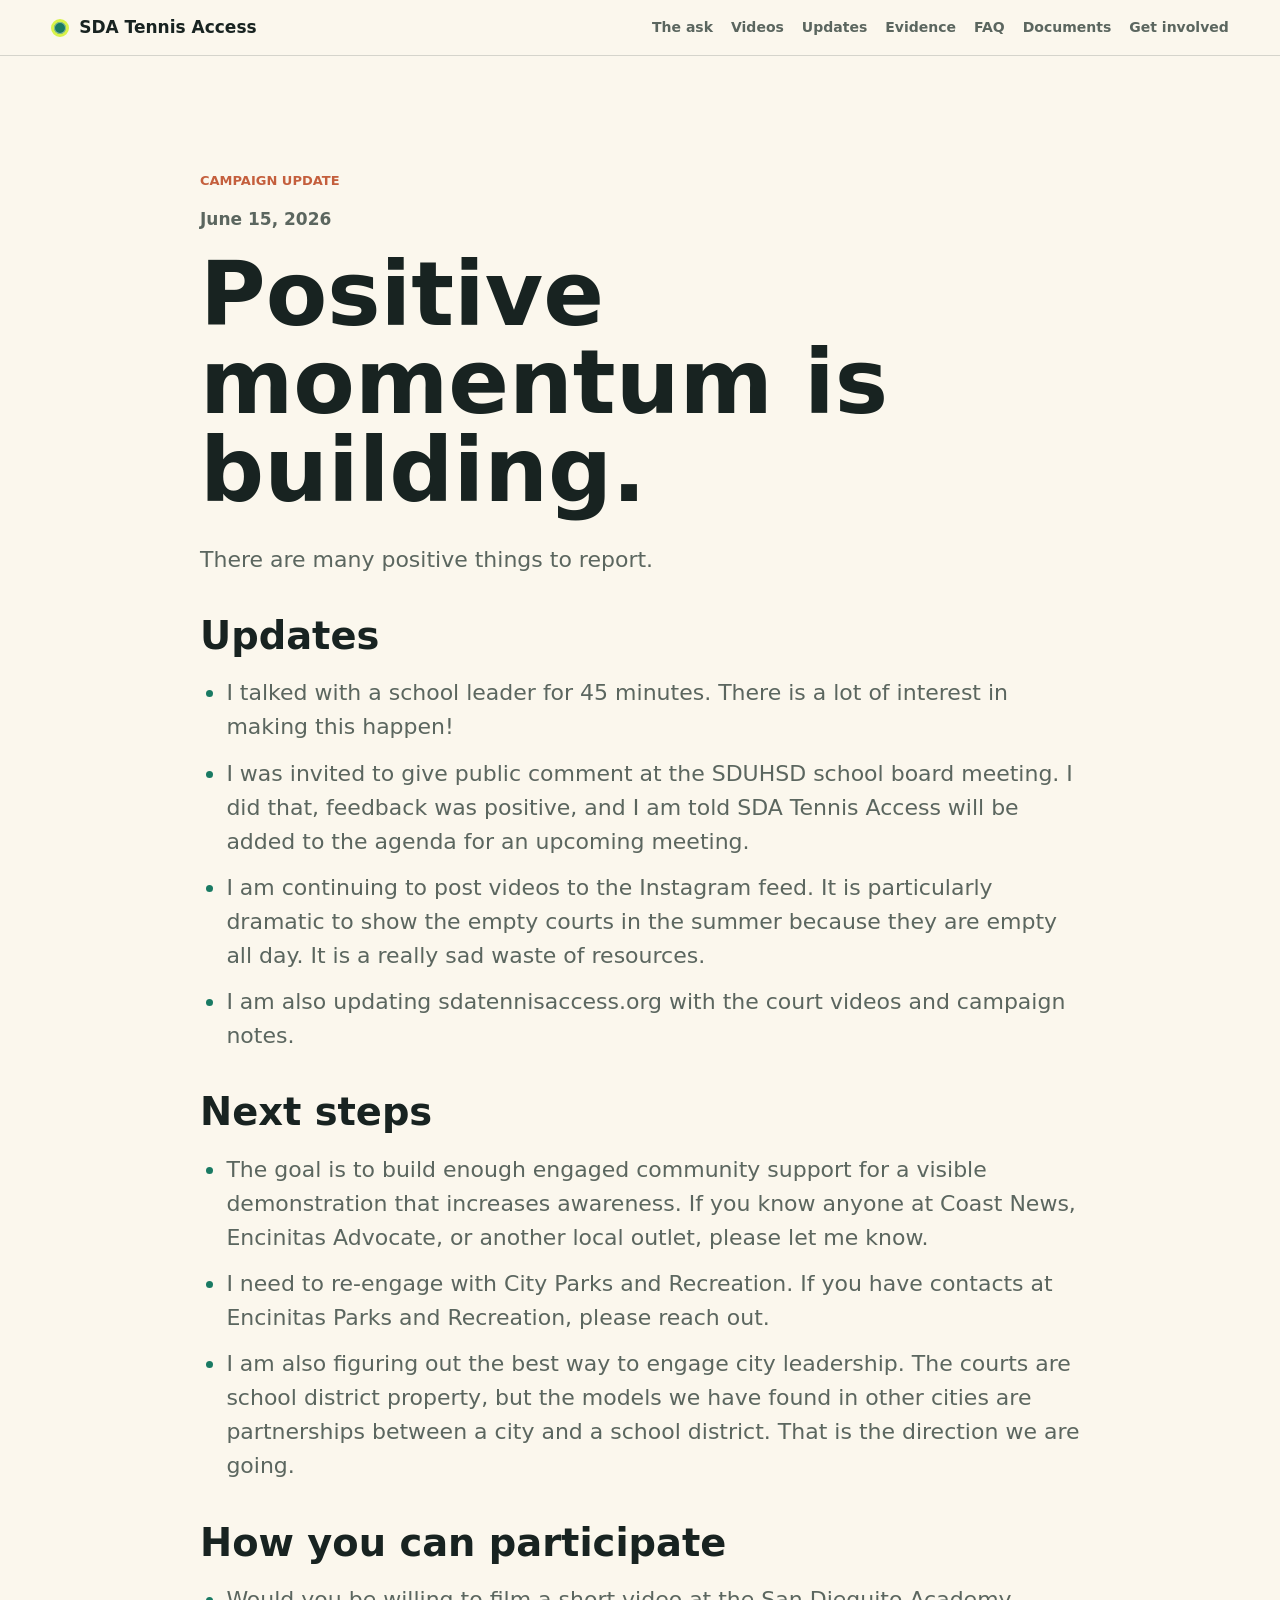
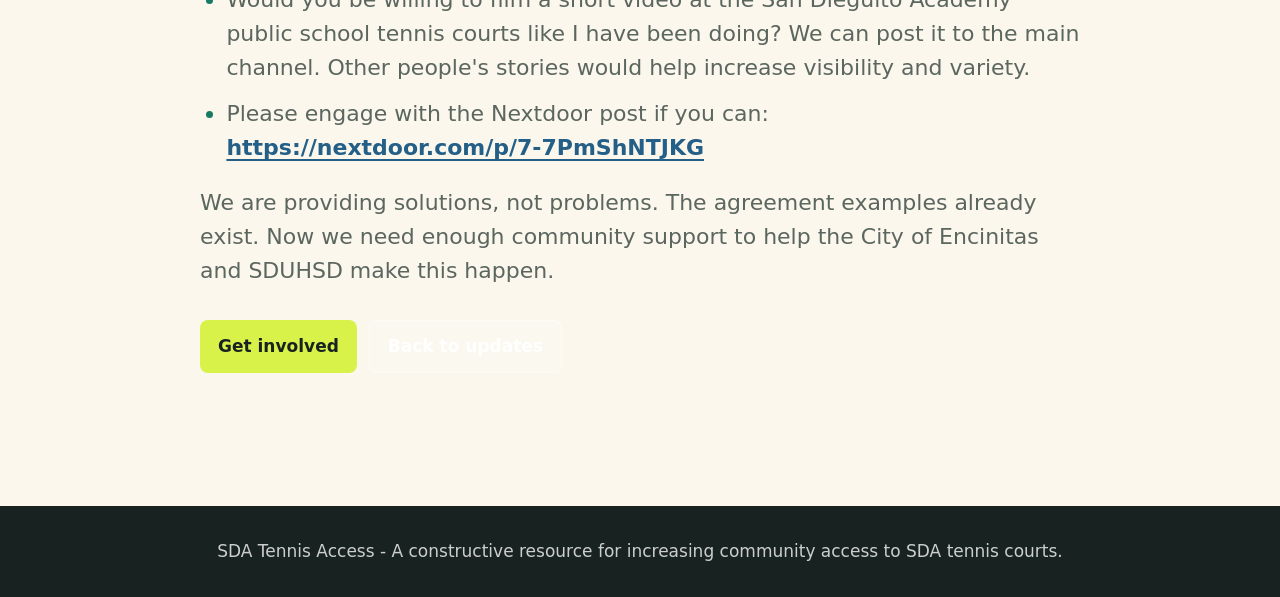
<file: updates/2026-06-15.html>
<!doctype html>
<html lang="en">
<head>
  <meta charset="utf-8">
  <meta name="viewport" content="width=device-width, initial-scale=1">
  <title>June 15 update: Positive momentum is building | SDA Tennis Access</title>
  <meta name="description" content="A June 15 SDA Tennis Access update on school board feedback, next steps, and ways Encinitas residents can help unlock public tennis access.">
  <meta property="og:title" content="June 15 update: Positive momentum is building">
  <meta property="og:description" content="Positive feedback, public comment at SDUHSD, and next steps for building community support.">
  <meta property="og:image" content="https://sdatennisaccess.org/images/og-social.png?v=20260612">
  <meta property="og:url" content="https://sdatennisaccess.org/updates/2026-06-15.html">
  <meta property="og:type" content="article">
  <meta name="twitter:card" content="summary_large_image">
  <meta name="twitter:title" content="June 15 update: Positive momentum is building">
  <meta name="twitter:description" content="Positive feedback, public comment at SDUHSD, and next steps for building community support.">
  <meta name="twitter:image" content="https://sdatennisaccess.org/images/og-social.png?v=20260612">
  <link rel="stylesheet" href="../style.css?v=20260709-updates">
</head>
<body>
  <header class="site-header">
    <a class="brand" href="/" aria-label="SDA Tennis Access home">
      <span class="brand-mark" aria-hidden="true"></span>
      <span>SDA Tennis Access</span>
    </a>
    <nav class="site-nav" aria-label="Primary navigation">
      <a href="/#idea">The ask</a>
      <a href="/#accessibility">Videos</a>
      <a href="/#access-log">Updates</a>
      <a href="/#models">Evidence</a>
      <a href="/#faq">FAQ</a>
      <a href="/#documents">Documents</a>
      <a href="/#get-involved">Get involved</a>
    </nav>
  </header>

  <main id="top">
    <article class="section update-post-section">
      <div class="section-inner update-post">
        <p class="section-kicker">Campaign update</p>
        <p class="post-date"><time datetime="2026-06-15">June 15, 2026</time></p>
        <h1>Positive momentum is building.</h1>

        <div class="post-body">
          <p>
            There are many positive things to report.
          </p>

          <h2>Updates</h2>
          <ul>
            <li>I talked with a school leader for 45 minutes. There is a lot of interest in making this happen!</li>
            <li>I was invited to give public comment at the SDUHSD school board meeting. I did that, feedback was positive, and I am told SDA Tennis Access will be added to the agenda for an upcoming meeting.</li>
            <li>I am continuing to post videos to the Instagram feed. It is particularly dramatic to show the empty courts in the summer because they are empty all day. It is a really sad waste of resources.</li>
            <li>I am also updating sdatennisaccess.org with the court videos and campaign notes.</li>
          </ul>

          <h2>Next steps</h2>
          <ul>
            <li>The goal is to build enough engaged community support for a visible demonstration that increases awareness. If you know anyone at Coast News, Encinitas Advocate, or another local outlet, please let me know.</li>
            <li>I need to re-engage with City Parks and Recreation. If you have contacts at Encinitas Parks and Recreation, please reach out.</li>
            <li>I am also figuring out the best way to engage city leadership. The courts are school district property, but the models we have found in other cities are partnerships between a city and a school district. That is the direction we are going.</li>
          </ul>

          <h2>How you can participate</h2>
          <ul>
            <li>Would you be willing to film a short video at the San Dieguito Academy public school tennis courts like I have been doing? We can post it to the main channel. Other people's stories would help increase visibility and variety.</li>
            <li>Please engage with the Nextdoor post if you can: <a href="https://nextdoor.com/p/7-7PmShNTJKG" target="_blank" rel="noopener noreferrer">https://nextdoor.com/p/7-7PmShNTJKG</a></li>
          </ul>

          <p>
            We are providing solutions, not problems. The agreement examples already exist. Now we need enough community support to help the City of Encinitas and SDUHSD make this happen.
          </p>
        </div>

        <p class="post-actions">
          <a class="button primary" href="/#get-involved">Get involved</a>
          <a class="button secondary" href="/#access-log">Back to updates</a>
        </p>
      </div>
    </article>
  </main>

  <footer class="site-footer">
    <p>SDA Tennis Access - A constructive resource for increasing community access to SDA tennis courts.</p>
  </footer>
</body>
</html>
</file>
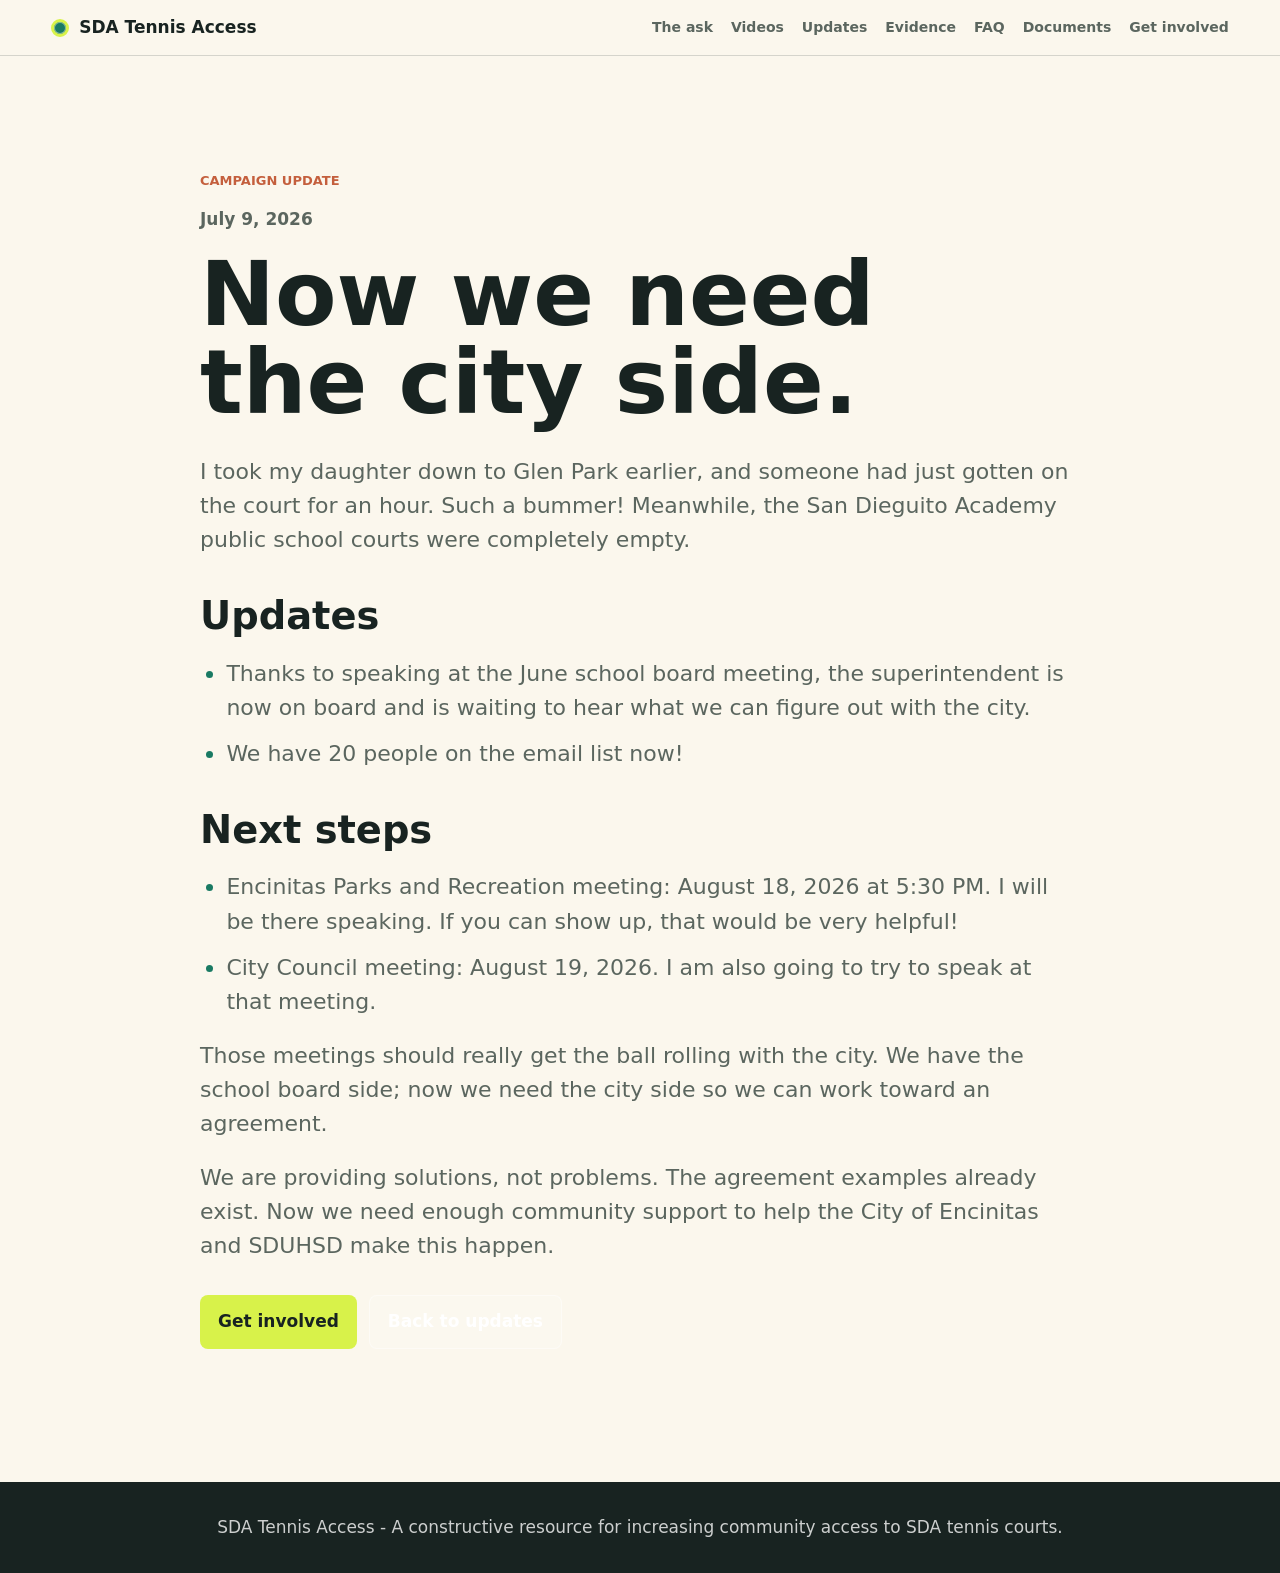
<file: updates/2026-07-09.html>
<!doctype html>
<html lang="en">
<head>
  <meta charset="utf-8">
  <meta name="viewport" content="width=device-width, initial-scale=1">
  <title>July 9 update: Now we need the city side | SDA Tennis Access</title>
  <meta name="description" content="A July 9 SDA Tennis Access update on school district support, upcoming Encinitas meetings, and ways residents can help.">
  <meta property="og:title" content="July 9 update: Now we need the city side">
  <meta property="og:description" content="School district momentum is building. Next up: Encinitas Parks and Recreation and City Council.">
  <meta property="og:image" content="https://sdatennisaccess.org/images/og-social.png?v=20260612">
  <meta property="og:url" content="https://sdatennisaccess.org/updates/2026-07-09.html">
  <meta property="og:type" content="article">
  <meta name="twitter:card" content="summary_large_image">
  <meta name="twitter:title" content="July 9 update: Now we need the city side">
  <meta name="twitter:description" content="School district momentum is building. Next up: Encinitas Parks and Recreation and City Council.">
  <meta name="twitter:image" content="https://sdatennisaccess.org/images/og-social.png?v=20260612">
  <link rel="stylesheet" href="../style.css?v=20260709-updates">
</head>
<body>
  <header class="site-header">
    <a class="brand" href="/" aria-label="SDA Tennis Access home">
      <span class="brand-mark" aria-hidden="true"></span>
      <span>SDA Tennis Access</span>
    </a>
    <nav class="site-nav" aria-label="Primary navigation">
      <a href="/#idea">The ask</a>
      <a href="/#accessibility">Videos</a>
      <a href="/#access-log">Updates</a>
      <a href="/#models">Evidence</a>
      <a href="/#faq">FAQ</a>
      <a href="/#documents">Documents</a>
      <a href="/#get-involved">Get involved</a>
    </nav>
  </header>

  <main id="top">
    <article class="section update-post-section">
      <div class="section-inner update-post">
        <p class="section-kicker">Campaign update</p>
        <p class="post-date"><time datetime="2026-07-09">July 9, 2026</time></p>
        <h1>Now we need the city side.</h1>

        <div class="post-body">
          <p>
            I took my daughter down to Glen Park earlier, and someone had just gotten on the court for an hour. Such a bummer! Meanwhile, the San Dieguito Academy public school courts were completely empty.
          </p>

          <h2>Updates</h2>
          <ul>
            <li>Thanks to speaking at the June school board meeting, the superintendent is now on board and is waiting to hear what we can figure out with the city.</li>
            <li>We have 20 people on the email list now!</li>
          </ul>

          <h2>Next steps</h2>
          <ul>
            <li>Encinitas Parks and Recreation meeting: August 18, 2026 at 5:30 PM. I will be there speaking. If you can show up, that would be very helpful!</li>
            <li>City Council meeting: August 19, 2026. I am also going to try to speak at that meeting.</li>
          </ul>

          <p>
            Those meetings should really get the ball rolling with the city. We have the school board side; now we need the city side so we can work toward an agreement.
          </p>

          <p>
            We are providing solutions, not problems. The agreement examples already exist. Now we need enough community support to help the City of Encinitas and SDUHSD make this happen.
          </p>
        </div>

        <p class="post-actions">
          <a class="button primary" href="/#get-involved">Get involved</a>
          <a class="button secondary" href="/#access-log">Back to updates</a>
        </p>
      </div>
    </article>
  </main>

  <footer class="site-footer">
    <p>SDA Tennis Access - A constructive resource for increasing community access to SDA tennis courts.</p>
  </footer>
</body>
</html>
</file>
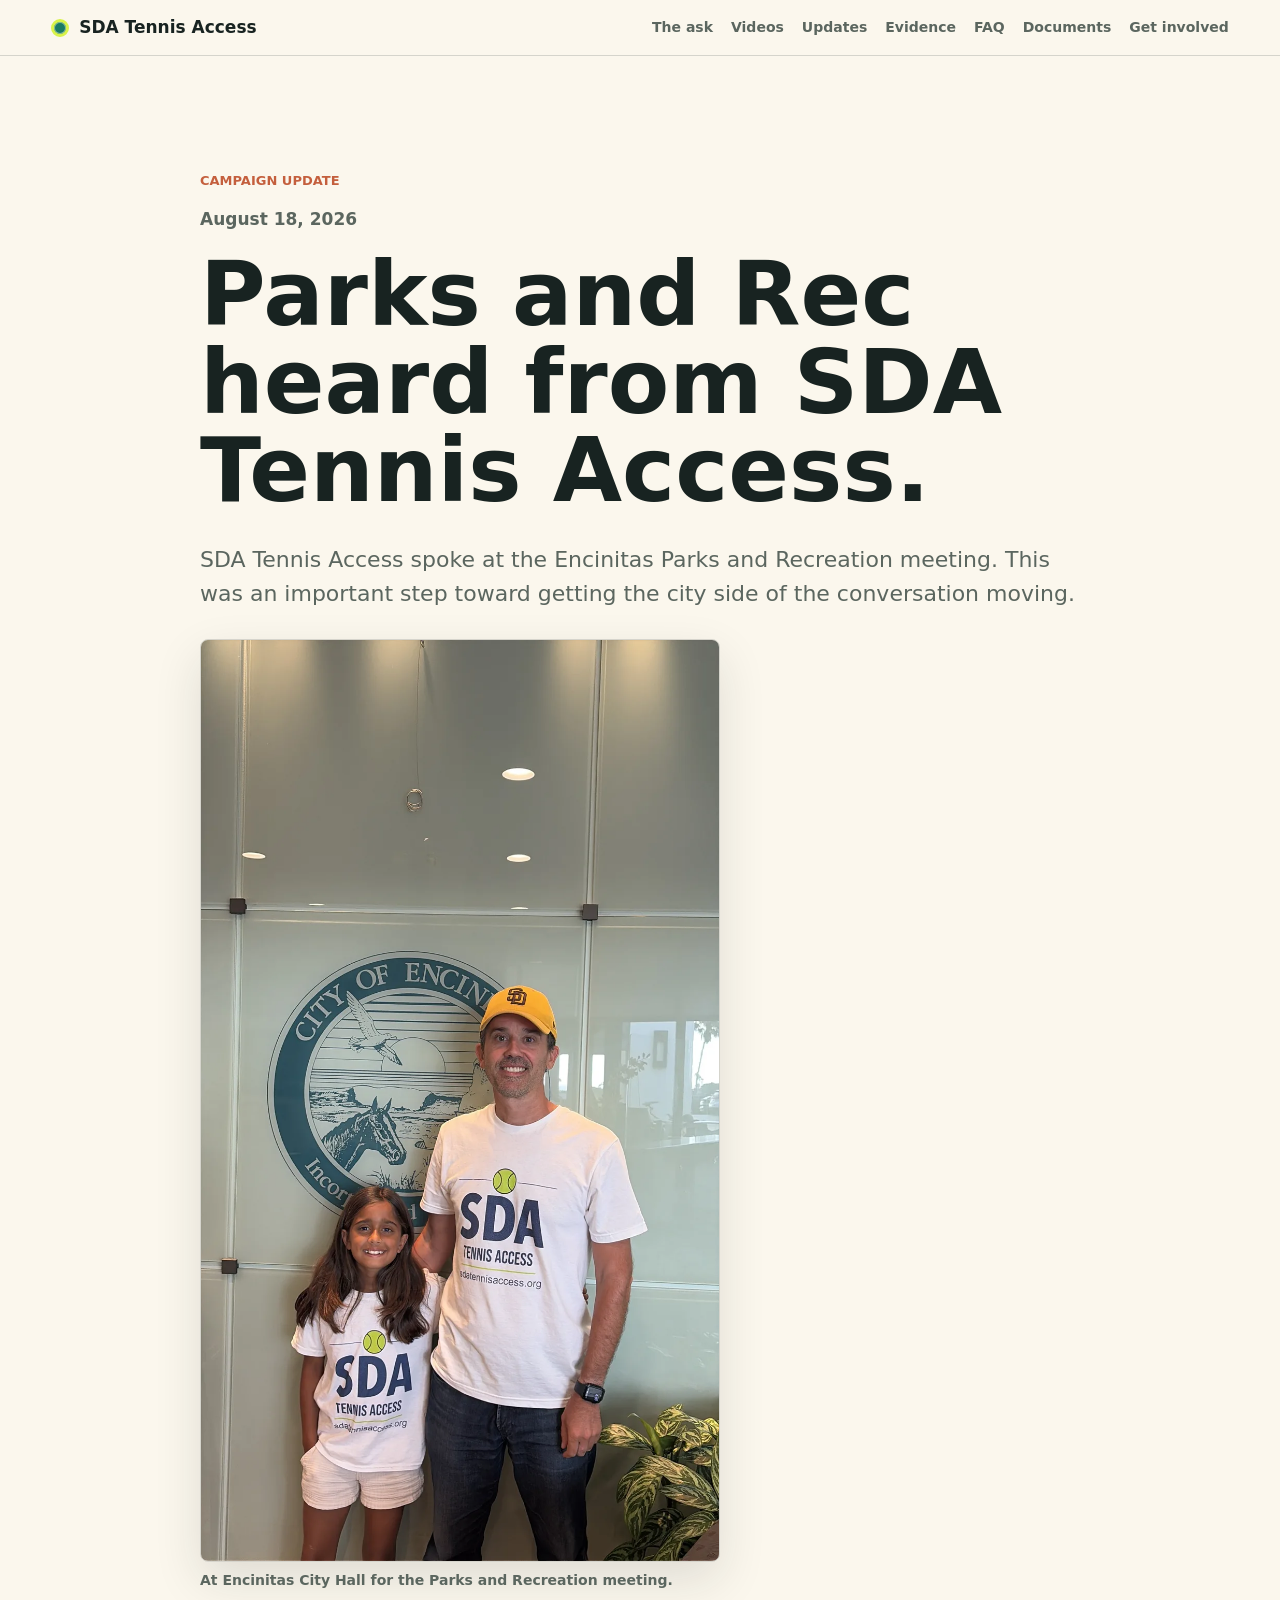
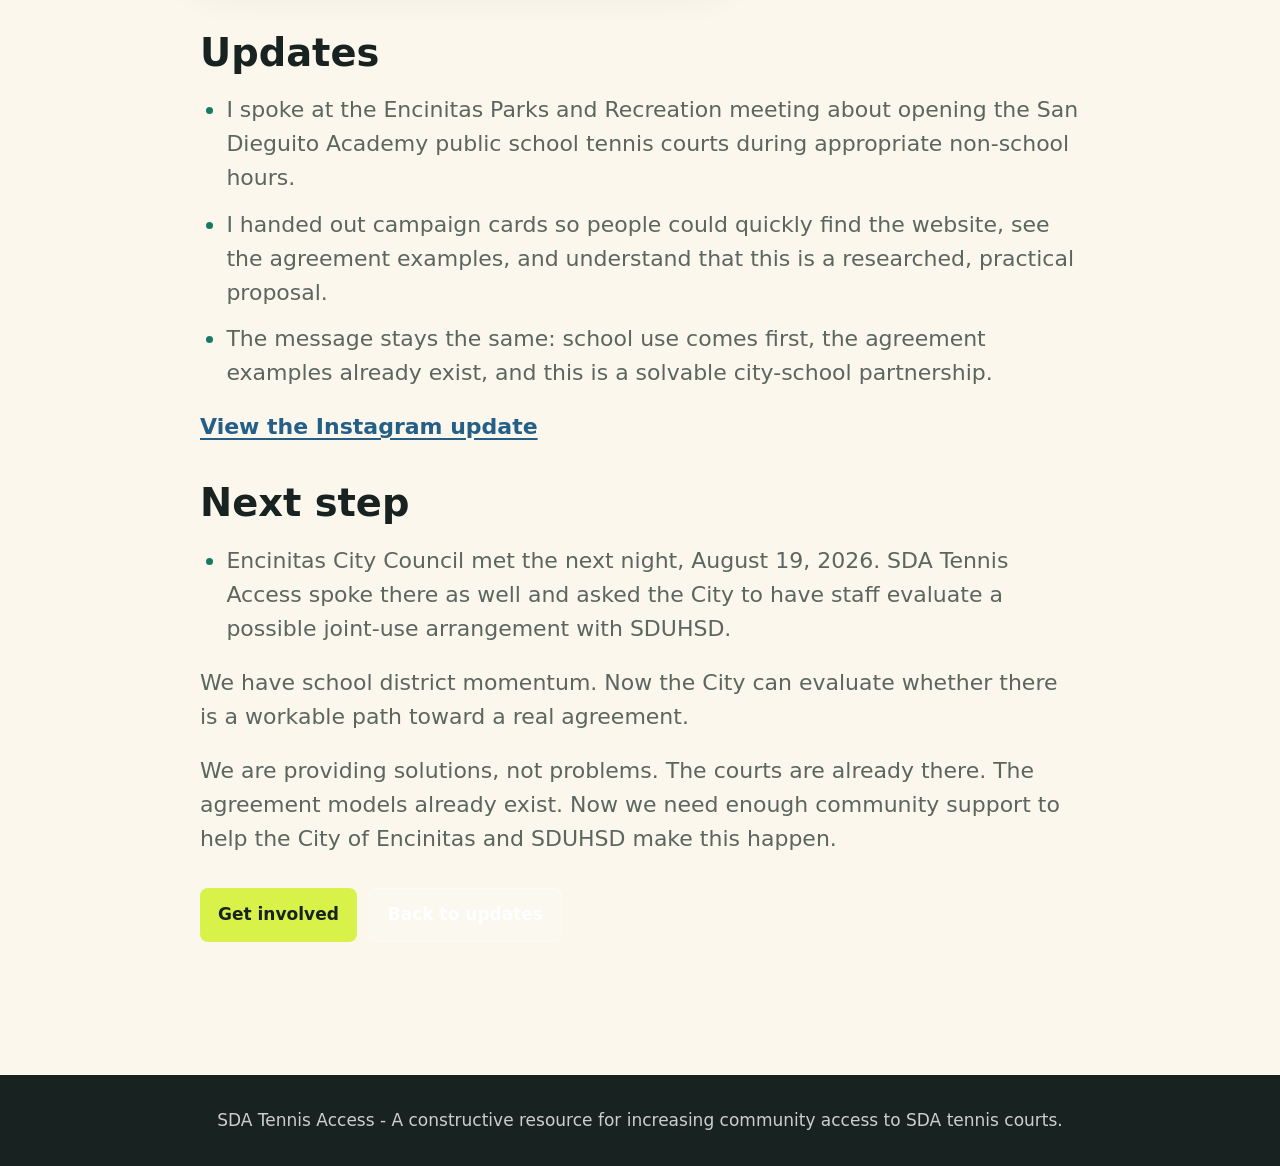
<file: updates/2026-08-18.html>
<!doctype html>
<html lang="en">
<head>
  <meta charset="utf-8">
  <meta name="viewport" content="width=device-width, initial-scale=1">
  <title>August 18 update: Parks and Rec heard from SDA Tennis Access | SDA Tennis Access</title>
  <meta name="description" content="An August 18 SDA Tennis Access update on speaking at Encinitas Parks and Recreation, sharing campaign cards, and preparing for City Council.">
  <meta property="og:title" content="August 18 update: Parks and Rec heard from SDA Tennis Access">
  <meta property="og:description" content="SDA Tennis Access spoke at Encinitas Parks and Recreation. Next step: City Council on August 19.">
  <meta property="og:image" content="https://sdatennisaccess.org/images/og-social.png?v=20260612">
  <meta property="og:url" content="https://sdatennisaccess.org/updates/2026-08-18.html">
  <meta property="og:type" content="article">
  <meta name="twitter:card" content="summary_large_image">
  <meta name="twitter:title" content="August 18 update: Parks and Rec heard from SDA Tennis Access">
  <meta name="twitter:description" content="SDA Tennis Access spoke at Encinitas Parks and Recreation. Next step: City Council on August 19.">
  <meta name="twitter:image" content="https://sdatennisaccess.org/images/og-social.png?v=20260612">
  <link rel="stylesheet" href="../style.css?v=20260709-phone">
</head>
<body>
  <header class="site-header">
    <a class="brand" href="/" aria-label="SDA Tennis Access home">
      <span class="brand-mark" aria-hidden="true"></span>
      <span>SDA Tennis Access</span>
    </a>
    <nav class="site-nav" aria-label="Primary navigation">
      <a href="/#idea">The ask</a>
      <a href="/#accessibility">Videos</a>
      <a href="/#access-log">Updates</a>
      <a href="/#models">Evidence</a>
      <a href="/#faq">FAQ</a>
      <a href="/#documents">Documents</a>
      <a href="/#get-involved">Get involved</a>
    </nav>
  </header>

  <main id="top">
    <article class="section update-post-section">
      <div class="section-inner update-post">
        <p class="section-kicker">Campaign update</p>
        <p class="post-date"><time datetime="2026-08-18">August 18, 2026</time></p>
        <h1>Parks and Rec heard from SDA Tennis Access.</h1>

        <div class="post-body">
          <p>
            SDA Tennis Access spoke at the Encinitas Parks and Recreation meeting. This was an important step toward getting the city side of the conversation moving.
          </p>

          <figure class="post-photo">
            <img src="../images/parks-rec-2026-08-18.webp" alt="Jeff Sherin and his daughter wearing SDA Tennis Access shirts at Encinitas City Hall">
            <figcaption>
              At Encinitas City Hall for the Parks and Recreation meeting.
            </figcaption>
          </figure>

          <h2>Updates</h2>
          <ul>
            <li>I spoke at the Encinitas Parks and Recreation meeting about opening the San Dieguito Academy public school tennis courts during appropriate non-school hours.</li>
            <li>I handed out campaign cards so people could quickly find the website, see the agreement examples, and understand that this is a researched, practical proposal.</li>
            <li>The message stays the same: school use comes first, the agreement examples already exist, and this is a solvable city-school partnership.</li>
          </ul>

          <p>
            <a href="https://www.instagram.com/p/DcM-NNpzwn5/?igsi=NTc4MTIwNjQ2YQ==" target="_blank" rel="noopener noreferrer">View the Instagram update</a>
          </p>

          <h2>Next step</h2>
          <ul>
            <li>Encinitas City Council met the next night, August 19, 2026. SDA Tennis Access spoke there as well and asked the City to have staff evaluate a possible joint-use arrangement with SDUHSD.</li>
          </ul>

          <p>
            We have school district momentum. Now the City can evaluate whether there is a workable path toward a real agreement.
          </p>

          <p>
            We are providing solutions, not problems. The courts are already there. The agreement models already exist. Now we need enough community support to help the City of Encinitas and SDUHSD make this happen.
          </p>
        </div>

        <p class="post-actions">
          <a class="button primary" href="/#get-involved">Get involved</a>
          <a class="button secondary" href="/#access-log">Back to updates</a>
        </p>
      </div>
    </article>
  </main>

  <footer class="site-footer">
    <p>SDA Tennis Access - A constructive resource for increasing community access to SDA tennis courts.</p>
  </footer>
</body>
</html>
</file>
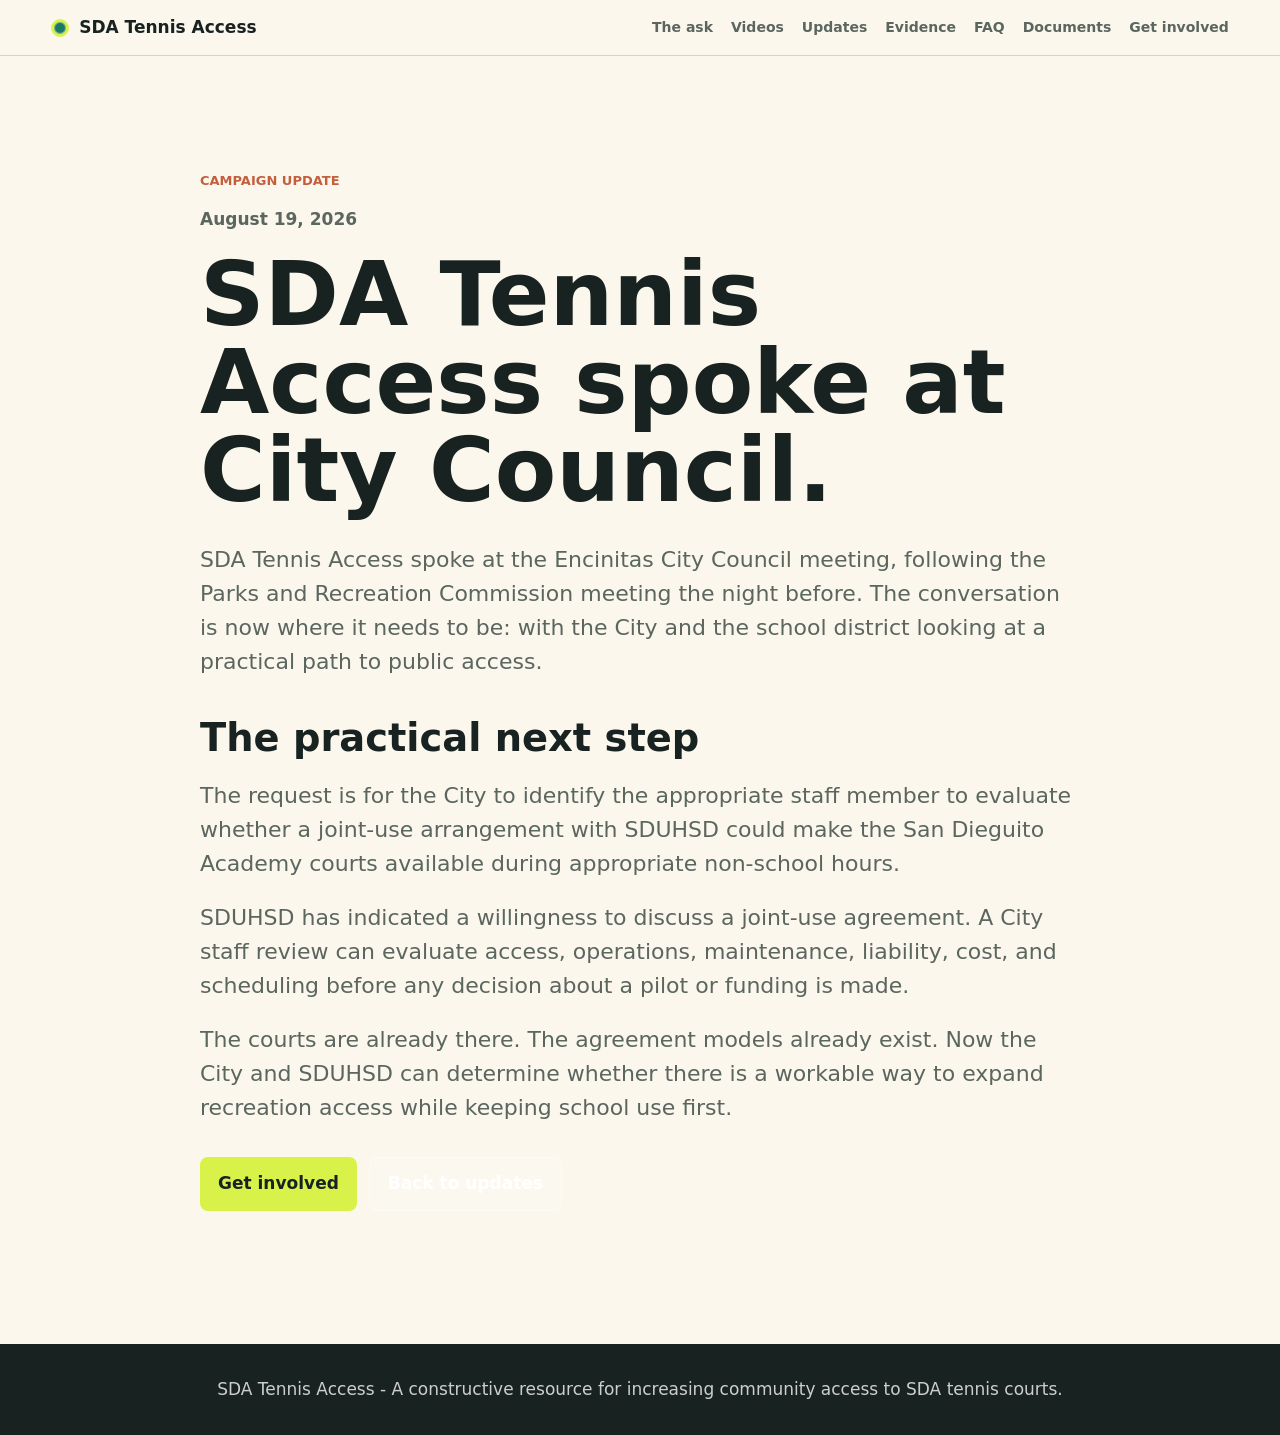
<file: updates/2026-08-19.html>
<!doctype html>
<html lang="en">
<head>
  <meta charset="utf-8">
  <meta name="viewport" content="width=device-width, initial-scale=1">
  <title>August 19 update: SDA Tennis Access spoke at City Council | SDA Tennis Access</title>
  <meta name="description" content="An August 19 SDA Tennis Access update on speaking at Encinitas City Council and asking the City to evaluate a joint-use agreement with SDUHSD.">
  <meta property="og:title" content="SDA Tennis Access spoke at City Council">
  <meta property="og:description" content="The next step is a City staff review of a possible joint-use agreement with SDUHSD.">
  <meta property="og:image" content="https://sdatennisaccess.org/images/og-social.png?v=20260612">
  <meta property="og:url" content="https://sdatennisaccess.org/updates/2026-08-19.html">
  <meta property="og:type" content="article">
  <meta name="twitter:card" content="summary_large_image">
  <meta name="twitter:title" content="SDA Tennis Access spoke at City Council">
  <meta name="twitter:description" content="The next step is a City staff review of a possible joint-use agreement with SDUHSD.">
  <meta name="twitter:image" content="https://sdatennisaccess.org/images/og-social.png?v=20260612">
  <link rel="stylesheet" href="../style.css?v=20260820-city-council">
</head>
<body>
  <header class="site-header">
    <a class="brand" href="/" aria-label="SDA Tennis Access home">
      <span class="brand-mark" aria-hidden="true"></span>
      <span>SDA Tennis Access</span>
    </a>
    <nav class="site-nav" aria-label="Primary navigation">
      <a href="/#idea">The ask</a>
      <a href="/#accessibility">Videos</a>
      <a href="/#access-log">Updates</a>
      <a href="/#models">Evidence</a>
      <a href="/#faq">FAQ</a>
      <a href="/#documents">Documents</a>
      <a href="/#get-involved">Get involved</a>
    </nav>
  </header>

  <main id="top">
    <article class="section update-post-section">
      <div class="section-inner update-post">
        <p class="section-kicker">Campaign update</p>
        <p class="post-date"><time datetime="2026-08-19">August 19, 2026</time></p>
        <h1>SDA Tennis Access spoke at City Council.</h1>

        <div class="post-body">
          <p>
            SDA Tennis Access spoke at the Encinitas City Council meeting, following the Parks and Recreation Commission meeting the night before. The conversation is now where it needs to be: with the City and the school district looking at a practical path to public access.
          </p>

          <h2>The practical next step</h2>
          <p>
            The request is for the City to identify the appropriate staff member to evaluate whether a joint-use arrangement with SDUHSD could make the San Dieguito Academy courts available during appropriate non-school hours.
          </p>
          <p>
            SDUHSD has indicated a willingness to discuss a joint-use agreement. A City staff review can evaluate access, operations, maintenance, liability, cost, and scheduling before any decision about a pilot or funding is made.
          </p>

          <p>
            The courts are already there. The agreement models already exist. Now the City and SDUHSD can determine whether there is a workable way to expand recreation access while keeping school use first.
          </p>
        </div>

        <p class="post-actions">
          <a class="button primary" href="/#get-involved">Get involved</a>
          <a class="button secondary" href="/#access-log">Back to updates</a>
        </p>
      </div>
    </article>
  </main>

  <footer class="site-footer">
    <p>SDA Tennis Access - A constructive resource for increasing community access to SDA tennis courts.</p>
  </footer>
</body>
</html>
</file>
<file: style.css>
:root {
  color-scheme: light;
  --paper: #fbf7ed;
  --sand: #efe3cd;
  --court: #197a63;
  --court-dark: #115342;
  --blue: #245f87;
  --ink: #182321;
  --muted: #5b665f;
  --line: rgba(24, 35, 33, 0.16);
  --white: #ffffff;
  --yellow: #d8f24a;
  --clay: #c45f3d;
  --shadow: 0 18px 48px rgba(24, 35, 33, 0.12);
  --radius: 8px;
}

* {
  box-sizing: border-box;
}

html {
  scroll-behavior: smooth;
}

body {
  margin: 0;
  background: var(--paper);
  color: var(--ink);
  font-family: ui-sans-serif, system-ui, -apple-system, BlinkMacSystemFont, "Segoe UI", sans-serif;
  font-size: 17px;
  line-height: 1.6;
}

a {
  color: inherit;
}

object {
  display: block;
  max-width: 100%;
}

.site-header {
  position: sticky;
  top: 0;
  z-index: 20;
  display: flex;
  align-items: center;
  justify-content: space-between;
  gap: 24px;
  padding: 14px clamp(18px, 4vw, 54px);
  background: rgba(251, 247, 237, 0.94);
  border-bottom: 1px solid var(--line);
  backdrop-filter: blur(14px);
}

.brand {
  display: inline-flex;
  align-items: center;
  gap: 10px;
  color: var(--ink);
  font-weight: 800;
  text-decoration: none;
  white-space: nowrap;
}

.brand-mark {
  width: 18px;
  height: 18px;
  border: 3px solid var(--yellow);
  border-radius: 50%;
  background: var(--court);
  box-shadow: inset 0 0 0 1px rgba(255, 255, 255, 0.45);
}

.site-nav {
  display: flex;
  flex-wrap: wrap;
  justify-content: flex-end;
  gap: 8px 18px;
  color: var(--muted);
  font-size: 14px;
  font-weight: 750;
}

.site-nav a {
  text-decoration: none;
}

.site-nav a:hover {
  color: var(--court-dark);
}

.hero {
  position: relative;
  overflow: hidden;
  min-height: min(720px, calc(100vh - 61px));
  background:
    linear-gradient(90deg, rgba(17, 83, 66, 0.92), rgba(25, 122, 99, 0.78)),
    var(--court);
  color: var(--white);
}

.court-lines {
  position: absolute;
  inset: 0;
  opacity: 0.46;
  background:
    linear-gradient(90deg, transparent 8%, rgba(255,255,255,0.9) 8.2%, rgba(255,255,255,0.9) 8.45%, transparent 8.65%, transparent 50%, rgba(255,255,255,0.85) 50.15%, rgba(255,255,255,0.85) 50.42%, transparent 50.65%, transparent 91.2%, rgba(255,255,255,0.9) 91.42%, rgba(255,255,255,0.9) 91.68%, transparent 91.9%),
    linear-gradient(0deg, transparent 12%, rgba(255,255,255,0.9) 12.2%, rgba(255,255,255,0.9) 12.48%, transparent 12.8%, transparent 49.8%, rgba(255,255,255,0.85) 50%, rgba(255,255,255,0.85) 50.22%, transparent 50.45%, transparent 87.2%, rgba(255,255,255,0.9) 87.48%, rgba(255,255,255,0.9) 87.76%, transparent 88%);
  transform: rotate(-2deg) scale(1.08);
}

.hero-inner {
  position: relative;
  display: grid;
  grid-template-columns: minmax(0, 1fr) minmax(280px, 360px);
  gap: clamp(28px, 5vw, 56px);
  align-items: center;
  width: min(1160px, calc(100% - 36px));
  min-height: min(720px, calc(100vh - 61px));
  margin: 0 auto;
  padding: clamp(56px, 8vw, 92px) 0;
}

.hero-copy {
  max-width: 850px;
}

.eyebrow,
.section-kicker,
.panel-label {
  margin: 0 0 14px;
  color: var(--yellow);
  font-size: 13px;
  font-weight: 850;
  letter-spacing: 0;
  text-transform: uppercase;
}

h1,
h2,
h3 {
  margin: 0;
  letter-spacing: 0;
  line-height: 1.03;
}

h1 {
  max-width: 900px;
  font-size: clamp(48px, 8vw, 92px);
}

h2 {
  font-size: clamp(36px, 5vw, 60px);
}

p {
  margin: 0 0 18px;
}

.tagline {
  max-width: 750px;
  margin-top: 22px;
  color: rgba(255, 255, 255, 0.9);
  font-size: clamp(20px, 2.5vw, 29px);
  line-height: 1.32;
}

.actions {
  display: flex;
  flex-wrap: wrap;
  gap: 12px;
  margin-top: 32px;
}

.button {
  display: inline-flex;
  align-items: center;
  justify-content: center;
  min-height: 48px;
  padding: 12px 18px;
  border-radius: var(--radius);
  font-weight: 850;
  text-decoration: none;
}

.button.primary {
  background: var(--yellow);
  color: var(--ink);
}

.button.secondary {
  color: var(--white);
  border: 1px solid rgba(255, 255, 255, 0.44);
  background: rgba(255, 255, 255, 0.12);
}

.proposal-panel {
  padding: 24px;
  border: 1px solid rgba(255, 255, 255, 0.36);
  border-radius: var(--radius);
  background: rgba(17, 83, 66, 0.58);
  box-shadow: var(--shadow);
}

.proposal-panel ul {
  display: grid;
  gap: 12px;
  margin: 0;
  padding: 0;
  list-style: none;
}

.proposal-panel li {
  padding-left: 22px;
  position: relative;
}

.proposal-panel li::before {
  content: "";
  position: absolute;
  left: 0;
  top: 0.72em;
  width: 9px;
  height: 9px;
  border-radius: 50%;
  background: var(--yellow);
}

.section {
  padding: clamp(68px, 9vw, 118px) clamp(18px, 4vw, 54px);
}

.section-inner {
  width: min(1160px, 100%);
  margin: 0 auto;
}

.section-kicker {
  color: var(--clay);
}

.section-copy {
  display: grid;
  align-content: start;
}

.section-copy .section-kicker {
  margin-bottom: 18px;
}

.section-copy h2 {
  max-width: 820px;
  margin: 0 0 34px;
  line-height: 1.08;
}

.section-copy p {
  max-width: 780px;
  margin: 0;
  color: var(--muted);
  font-size: clamp(19px, 2vw, 23px);
  line-height: 1.55;
}

.section-copy p + p {
  margin-top: 24px;
}

.split {
  display: grid;
  grid-template-columns: minmax(260px, 0.82fr) minmax(0, 1fr);
  gap: clamp(28px, 6vw, 76px);
}

.large-copy {
  color: var(--muted);
  font-size: clamp(19px, 2vw, 23px);
  line-height: 1.52;
}

.accessibility-section {
  background: #ffffff;
}

.news-section {
  border-top: 1px solid var(--line);
  border-bottom: 1px solid var(--line);
  background: #ffffff;
}

.news-layout {
  display: grid;
  grid-template-columns: minmax(220px, 0.42fr) minmax(0, 1fr);
  gap: clamp(28px, 6vw, 72px);
  align-items: start;
}

.news-date {
  margin: 0;
  color: var(--muted);
  font-size: 15px;
  font-weight: 800;
}

.news-thumbnail {
  display: block;
  width: min(100%, 230px);
  margin-top: 22px;
  overflow: hidden;
  border: 1px solid var(--line);
  border-radius: var(--radius);
  box-shadow: var(--shadow);
}

.news-thumbnail img {
  display: block;
  width: 100%;
  aspect-ratio: 3 / 4;
  object-fit: cover;
  object-position: center;
}

.news-copy h2 {
  max-width: 760px;
  margin: 0 0 18px;
  line-height: 1.08;
}

.news-copy p {
  max-width: 720px;
  margin: 0 0 24px;
  color: var(--muted);
  font-size: clamp(18px, 2vw, 22px);
  line-height: 1.5;
}

.accessibility-grid {
  display: grid;
  grid-template-columns: minmax(280px, 0.72fr) minmax(0, 1fr);
  gap: clamp(28px, 6vw, 72px);
  align-items: center;
}

.shorts-grid {
  display: grid;
  grid-template-columns: repeat(2, minmax(180px, 1fr));
  gap: 18px;
  align-items: start;
}

.short-video {
  overflow: hidden;
  border: 1px solid var(--line);
  border-radius: var(--radius);
  background: var(--ink);
  box-shadow: var(--shadow);
  aspect-ratio: 9 / 16;
}

.short-video iframe {
  display: block;
  width: 100%;
  height: 100%;
  border: 0;
}

.access-log-section {
  background: var(--paper);
}

.access-log-grid {
  display: grid;
  grid-template-columns: minmax(280px, 0.8fr) minmax(0, 1fr);
  gap: clamp(28px, 6vw, 72px);
  align-items: start;
}

.update-stack {
  display: grid;
  gap: 18px;
}

.campaign-update-card {
  display: grid;
  grid-template-columns: minmax(0, 1fr) minmax(130px, 180px);
  gap: 20px;
  align-items: start;
  padding: clamp(20px, 3vw, 30px);
  border: 1px solid var(--line);
  border-left: 8px solid var(--court);
  border-radius: var(--radius);
  background: #ffffff;
  box-shadow: var(--shadow);
}

.council-update-card {
  grid-template-columns: 1fr;
}

.campaign-update-copy {
  min-width: 0;
}

.campaign-update-card time {
  display: block;
  margin-bottom: 10px;
  color: var(--muted);
  font-size: 14px;
  font-weight: 800;
}

.campaign-update-card h3 {
  max-width: 640px;
  margin-bottom: 14px;
  font-size: clamp(28px, 3vw, 40px);
  line-height: 1.08;
}

.campaign-update-card p:not(.update-label) {
  max-width: 680px;
  margin-bottom: 16px;
  color: var(--muted);
  font-size: 18px;
  line-height: 1.5;
}

.campaign-update-photo {
  display: block;
  overflow: hidden;
  border: 1px solid var(--line);
  border-radius: var(--radius);
  background: var(--paper);
  aspect-ratio: 4 / 5;
  text-decoration: none;
}

.campaign-update-photo img {
  display: block;
  width: 100%;
  height: 100%;
  object-fit: cover;
  object-position: 54% 46%;
}

.latest-update {
  display: grid;
  grid-template-columns: minmax(0, 1fr) minmax(180px, 240px);
  gap: 22px;
  align-items: start;
  padding: clamp(20px, 3vw, 30px);
  border: 1px solid var(--line);
  border-left: 8px solid var(--yellow);
  border-radius: var(--radius);
  background: #ffffff;
  box-shadow: var(--shadow);
}

.latest-update-copy {
  min-width: 0;
}

.update-label {
  margin: 0 0 8px;
  color: var(--clay);
  font-size: 13px;
  font-weight: 850;
  letter-spacing: 0;
  text-transform: uppercase;
}

.latest-update time {
  display: block;
  margin-bottom: 10px;
  color: var(--muted);
  font-size: 14px;
  font-weight: 800;
}

.latest-update h3 {
  max-width: 520px;
  margin-bottom: 14px;
  font-size: clamp(26px, 3vw, 38px);
  line-height: 1.08;
}

.latest-update p:not(.update-label) {
  margin-bottom: 18px;
  color: var(--muted);
  font-size: 18px;
  line-height: 1.5;
}

.latest-update .update-video {
  width: min(100%, 220px);
  max-width: 220px;
  justify-self: end;
  box-shadow: none;
}

.update-history {
  padding: 18px 20px;
  border: 1px solid var(--line);
  border-radius: var(--radius);
  background: rgba(255, 255, 255, 0.68);
}

.update-history .update-label {
  margin-bottom: 10px;
}

.update-history ul {
  display: grid;
  gap: 10px;
  margin: 0;
  padding: 0;
  list-style: none;
}

.update-history li {
  display: flex;
  flex-wrap: wrap;
  justify-content: space-between;
  gap: 8px 16px;
  padding-top: 10px;
  border-top: 1px solid var(--line);
}

.update-history li:first-child {
  padding-top: 0;
  border-top: 0;
}

.update-history time {
  color: var(--muted);
  font-size: 14px;
  font-weight: 800;
}

.update-history a {
  color: var(--blue);
  font-weight: 850;
  text-decoration-thickness: 2px;
  text-underline-offset: 4px;
}

.update-post-section {
  background: var(--paper);
}

.update-post {
  max-width: 880px;
}

.post-date {
  margin: 0 0 18px;
  color: var(--muted);
  font-weight: 850;
}

.update-post h1 {
  max-width: 820px;
  margin-bottom: 28px;
  color: var(--ink);
  font-size: clamp(46px, 7vw, 92px);
  line-height: 0.98;
}

.post-body {
  display: grid;
  gap: 20px;
  color: var(--muted);
  font-size: clamp(18px, 2vw, 22px);
  line-height: 1.55;
}

.post-body h2 {
  margin: 18px 0 0;
  color: var(--ink);
  font-size: clamp(28px, 3vw, 42px);
  line-height: 1.08;
}

.post-body p,
.post-body ul {
  margin: 0;
}

.post-body ul {
  display: grid;
  gap: 12px;
  padding-left: 1.2em;
}

.post-body li::marker {
  color: var(--court);
}

.post-body a {
  color: var(--blue);
  font-weight: 850;
  text-decoration-thickness: 2px;
  text-underline-offset: 4px;
}

.post-photo {
  max-width: 520px;
  margin: 8px 0 4px;
}

.post-photo img {
  display: block;
  width: 100%;
  border: 1px solid var(--line);
  border-radius: var(--radius);
  box-shadow: var(--shadow);
}

.post-photo figcaption {
  margin-top: 9px;
  color: var(--muted);
  font-size: 14px;
  font-weight: 700;
  line-height: 1.35;
}

.post-actions {
  display: flex;
  flex-wrap: wrap;
  gap: 12px;
  margin-top: 32px;
}

.intro-section {
  background: var(--paper);
}

.site-section {
  background: #ffffff;
}

.site-grid {
  display: grid;
  grid-template-columns: minmax(0, 0.9fr) minmax(320px, 1fr);
  gap: clamp(28px, 6vw, 72px);
  align-items: center;
}

.site-grid p {
  color: var(--muted);
}

.map-panel {
  margin: 0;
  overflow: hidden;
  border: 1px solid var(--line);
  border-radius: var(--radius);
  background: var(--paper);
  box-shadow: var(--shadow);
  transform: rotate(1deg);
}

.map-placeholder {
  display: block;
  width: 100%;
  aspect-ratio: 9 / 16;
  object-fit: cover;
  object-position: center;
}

.map-panel figcaption {
  padding: 16px 18px 18px;
  color: var(--muted);
  font-size: 14px;
}

.models-section {
  background: var(--sand);
}

.section-heading {
  max-width: 850px;
}

.section-heading p:not(.section-kicker) {
  color: var(--muted);
  font-size: 19px;
}

.model-table {
  display: grid;
  gap: 14px;
  margin-top: 34px;
}

.model-row {
  display: grid;
  grid-template-columns: minmax(0, 1.2fr) minmax(260px, 0.85fr) auto;
  gap: 24px;
  align-items: center;
  padding: 24px;
  border: 1px solid rgba(24, 35, 33, 0.14);
  border-radius: var(--radius);
  background: rgba(255, 255, 255, 0.72);
}

.model-place {
  margin-bottom: 8px;
  color: var(--ink);
  font-size: 22px;
  font-weight: 850;
  line-height: 1.18;
}

.model-row p:not(.model-place) {
  color: var(--muted);
}

.model-tag {
  display: inline-flex;
  margin: 4px 4px 4px 0;
  padding: 5px 9px;
  border-radius: 999px;
  background: rgba(25, 122, 99, 0.11);
  color: var(--court-dark);
  font-size: 13px;
  font-weight: 800;
}

.text-link {
  color: var(--blue);
  font-weight: 850;
  text-decoration-thickness: 2px;
  text-underline-offset: 4px;
  white-space: nowrap;
}

.details-section {
  background: var(--court-dark);
  color: var(--white);
}

.details-section .section-kicker {
  color: var(--yellow);
}

.details-section p {
  color: rgba(255, 255, 255, 0.82);
}

.detail-grid {
  display: grid;
  grid-template-columns: minmax(280px, 0.72fr) minmax(0, 1fr);
  gap: clamp(28px, 6vw, 72px);
}

.pill-list {
  display: flex;
  flex-wrap: wrap;
  align-content: flex-start;
  gap: 10px;
  margin: 0;
  padding: 0;
  list-style: none;
}

.pill-list li {
  padding: 9px 12px;
  border: 1px solid rgba(255, 255, 255, 0.18);
  border-radius: 999px;
  background: rgba(255, 255, 255, 0.09);
  color: rgba(255, 255, 255, 0.92);
  font-weight: 700;
}

.study-section {
  background: var(--paper);
}

.question-list {
  display: grid;
  gap: 14px;
  margin: 0;
  padding: 0;
  list-style: none;
  counter-reset: questions;
}

.question-list li {
  position: relative;
  padding: 0 0 14px 42px;
  border-bottom: 1px solid var(--line);
  color: var(--muted);
}

.question-list li::before {
  counter-increment: questions;
  content: counter(questions, decimal-leading-zero);
  position: absolute;
  left: 0;
  top: 0;
  color: var(--clay);
  font-weight: 900;
}

.status-section {
  background: #ffffff;
}

.status-box {
  max-width: 890px;
  padding-left: clamp(18px, 4vw, 44px);
  border-left: 8px solid var(--yellow);
}

.status-box p {
  color: var(--muted);
  font-size: 19px;
}

.faq-section {
  background: var(--paper);
}

.faq-grid {
  display: grid;
  grid-template-columns: minmax(260px, 0.65fr) minmax(0, 1fr);
  gap: clamp(28px, 6vw, 72px);
  align-items: start;
}

.faq-grid p {
  color: var(--muted);
}

.faq-list {
  display: grid;
  gap: 10px;
}

.faq-list details {
  border: 1px solid var(--line);
  border-radius: var(--radius);
  background: var(--white);
  box-shadow: 0 10px 28px rgba(24, 35, 33, 0.06);
}

.faq-list summary {
  cursor: pointer;
  padding: 17px 18px;
  color: var(--ink);
  font-weight: 850;
  line-height: 1.25;
}

.faq-list summary::marker {
  color: var(--court);
}

.faq-list details[open] summary {
  border-bottom: 1px solid var(--line);
}

.faq-list details p {
  margin: 0;
  padding: 16px 18px 18px;
  color: var(--muted);
}

.documents-section {
  background: var(--sand);
}

.document-grid {
  display: grid;
  grid-template-columns: minmax(260px, 0.72fr) minmax(0, 1fr);
  gap: clamp(28px, 6vw, 72px);
}

.document-grid p {
  color: var(--muted);
}

.document-list {
  display: grid;
  gap: 12px;
}

.document-list a {
  display: flex;
  align-items: center;
  justify-content: space-between;
  gap: 18px;
  padding: 20px 22px;
  border: 1px solid rgba(24, 35, 33, 0.14);
  border-radius: var(--radius);
  background: rgba(255, 255, 255, 0.76);
  color: var(--ink);
  text-decoration: none;
}

.document-list a:hover {
  border-color: var(--court);
}

.document-list span {
  display: grid;
  gap: 4px;
}

.document-list small {
  color: var(--muted);
  font-size: 14px;
  font-weight: 600;
  line-height: 1.35;
}

.document-list strong {
  flex: 0 0 auto;
  color: var(--blue);
  font-size: 14px;
}

.contact-section {
  background: #ffffff;
}

.contact-grid {
  display: grid;
  grid-template-columns: minmax(260px, 0.78fr) minmax(320px, 0.92fr);
  gap: clamp(28px, 6vw, 72px);
  align-items: start;
}

.contact-grid p {
  color: var(--muted);
}

.social-links {
  display: flex;
  flex-wrap: wrap;
  gap: 10px;
  margin-top: 22px;
}

.social-links a {
  display: inline-flex;
  align-items: center;
  gap: 8px;
  min-height: 42px;
  padding: 9px 12px;
  border: 1px solid var(--line);
  border-radius: var(--radius);
  background: var(--white);
  color: var(--ink);
  font-size: 14px;
  font-weight: 850;
  text-decoration: none;
}

.social-links a:hover {
  border-color: var(--court);
  color: var(--court-dark);
}

.social-icon {
  flex: 0 0 20px;
  width: 20px;
  height: 20px;
  max-width: 20px;
  max-height: 20px;
  stroke-linecap: round;
  stroke-linejoin: round;
  stroke-width: 2;
}

.contact-form {
  display: grid;
  gap: 16px;
  padding: 24px;
  border: 1px solid var(--line);
  border-radius: var(--radius);
  background: var(--paper);
  box-shadow: var(--shadow);
}

.contact-form label,
.contact-form legend {
  color: var(--ink);
  font-size: 14px;
  font-weight: 850;
}

.contact-form input[type="text"],
.contact-form input[type="email"],
.contact-form input[type="tel"],
.contact-form textarea {
  width: 100%;
  margin-top: 7px;
  padding: 12px 13px;
  border: 1px solid rgba(24, 35, 33, 0.22);
  border-radius: var(--radius);
  background: var(--white);
  color: var(--ink);
  font: inherit;
}

.contact-form input:focus,
.contact-form textarea:focus {
  outline: 3px solid rgba(216, 242, 74, 0.62);
  border-color: var(--court);
}

.contact-form fieldset {
  display: grid;
  gap: 10px;
  margin: 0;
  padding: 14px;
  border: 1px solid rgba(24, 35, 33, 0.16);
  border-radius: var(--radius);
}

.contact-form fieldset label {
  display: flex;
  align-items: center;
  gap: 9px;
  color: var(--muted);
  font-size: 15px;
  font-weight: 700;
}

.contact-form input[type="checkbox"] {
  width: 18px;
  height: 18px;
  accent-color: var(--court);
}

.contact-form button {
  width: fit-content;
  border: 0;
  cursor: pointer;
}

.form-note {
  margin: -4px 0 0;
  color: var(--muted);
  font-size: 13px;
}

.form-status {
  min-height: 20px;
  margin: -2px 0 0;
  color: var(--blue);
  font-size: 13px;
  font-weight: 800;
}

.contact-form button:disabled {
  cursor: progress;
  opacity: 0.72;
}

.hidden-field {
  display: none;
}

.about-section {
  background: var(--paper);
}

.thank-you-section {
  min-height: 58vh;
  display: grid;
  align-items: center;
}

.site-footer {
  padding: 32px clamp(18px, 4vw, 54px);
  background: var(--ink);
  color: rgba(255, 255, 255, 0.78);
  text-align: center;
}

.site-footer p {
  margin: 0 0 8px;
}

.site-footer p:last-child {
  margin-bottom: 0;
}

.site-footer .social-links {
  justify-content: center;
  margin-top: 16px;
}

.site-footer .social-links a {
  border-color: rgba(255, 255, 255, 0.22);
  background: rgba(255, 255, 255, 0.08);
  color: var(--yellow);
}

.site-footer .social-links a:hover {
  border-color: var(--yellow);
  color: var(--white);
}

@media (max-width: 900px) {
  .site-header {
    position: static;
    align-items: flex-start;
    flex-direction: column;
    gap: 10px;
  }

  .site-nav {
    justify-content: flex-start;
  }

  .hero,
  .hero-inner {
    min-height: auto;
  }

  .hero-inner,
  .split,
  .accessibility-grid,
  .news-layout,
  .access-log-grid,
  .site-grid,
  .model-row,
  .detail-grid,
  .document-grid,
  .faq-grid,
  .contact-grid {
    grid-template-columns: 1fr;
  }

  .proposal-panel {
    max-width: 520px;
  }

  .news-thumbnail {
    width: min(100%, 260px);
  }

  .map-panel {
    transform: none;
  }

  .latest-update {
    grid-template-columns: 1fr;
  }

  .campaign-update-card {
    grid-template-columns: 1fr;
  }

  .campaign-update-photo {
    max-width: 220px;
  }

  .latest-update .update-video {
    justify-self: start;
  }
}

@media (max-width: 560px) {
  body {
    font-size: 16px;
  }

  h1 {
    font-size: 43px;
  }

  h2 {
    font-size: 34px;
  }

  .actions,
  .button {
    width: 100%;
  }

  .document-list a {
    align-items: flex-start;
    flex-direction: column;
  }

  .shorts-grid {
    grid-template-columns: 1fr;
    max-width: 320px;
  }

  .latest-update {
    padding: 18px;
  }

  .contact-form button {
    width: 100%;
  }
}
</file>
